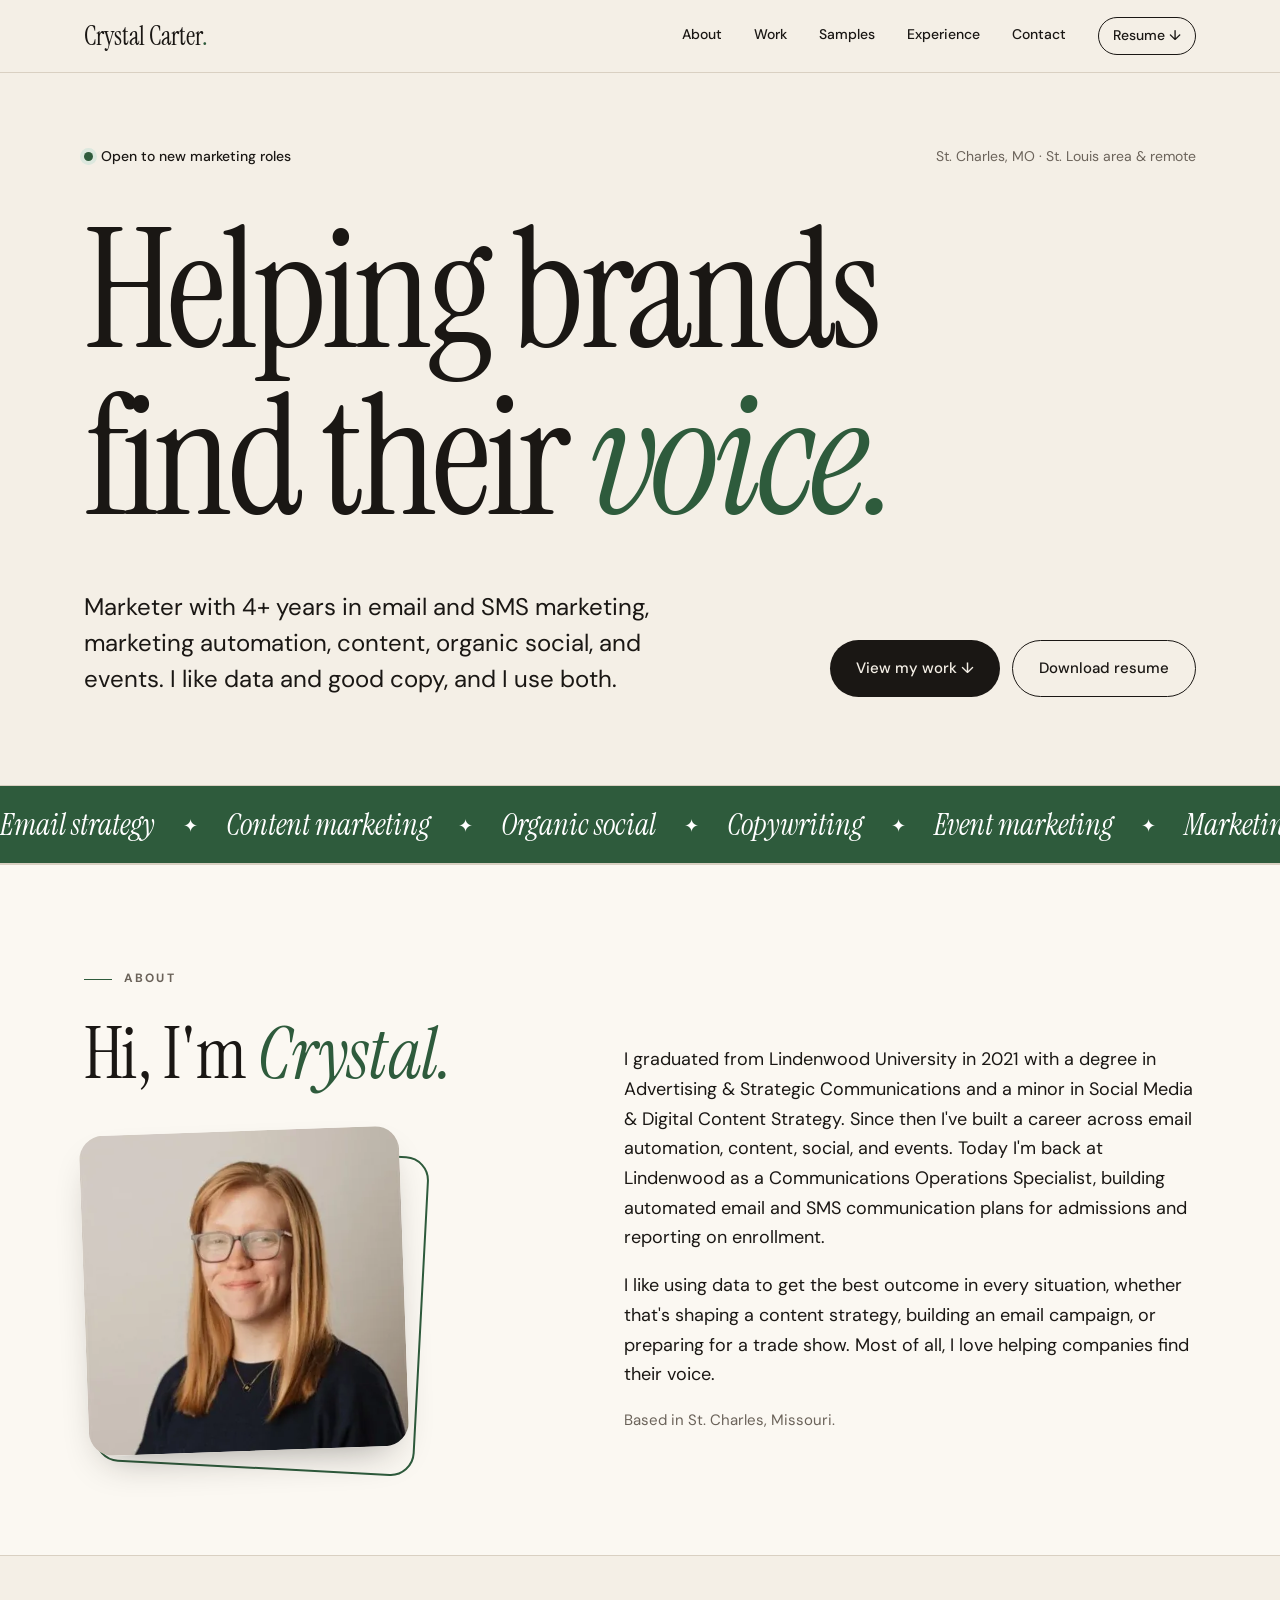
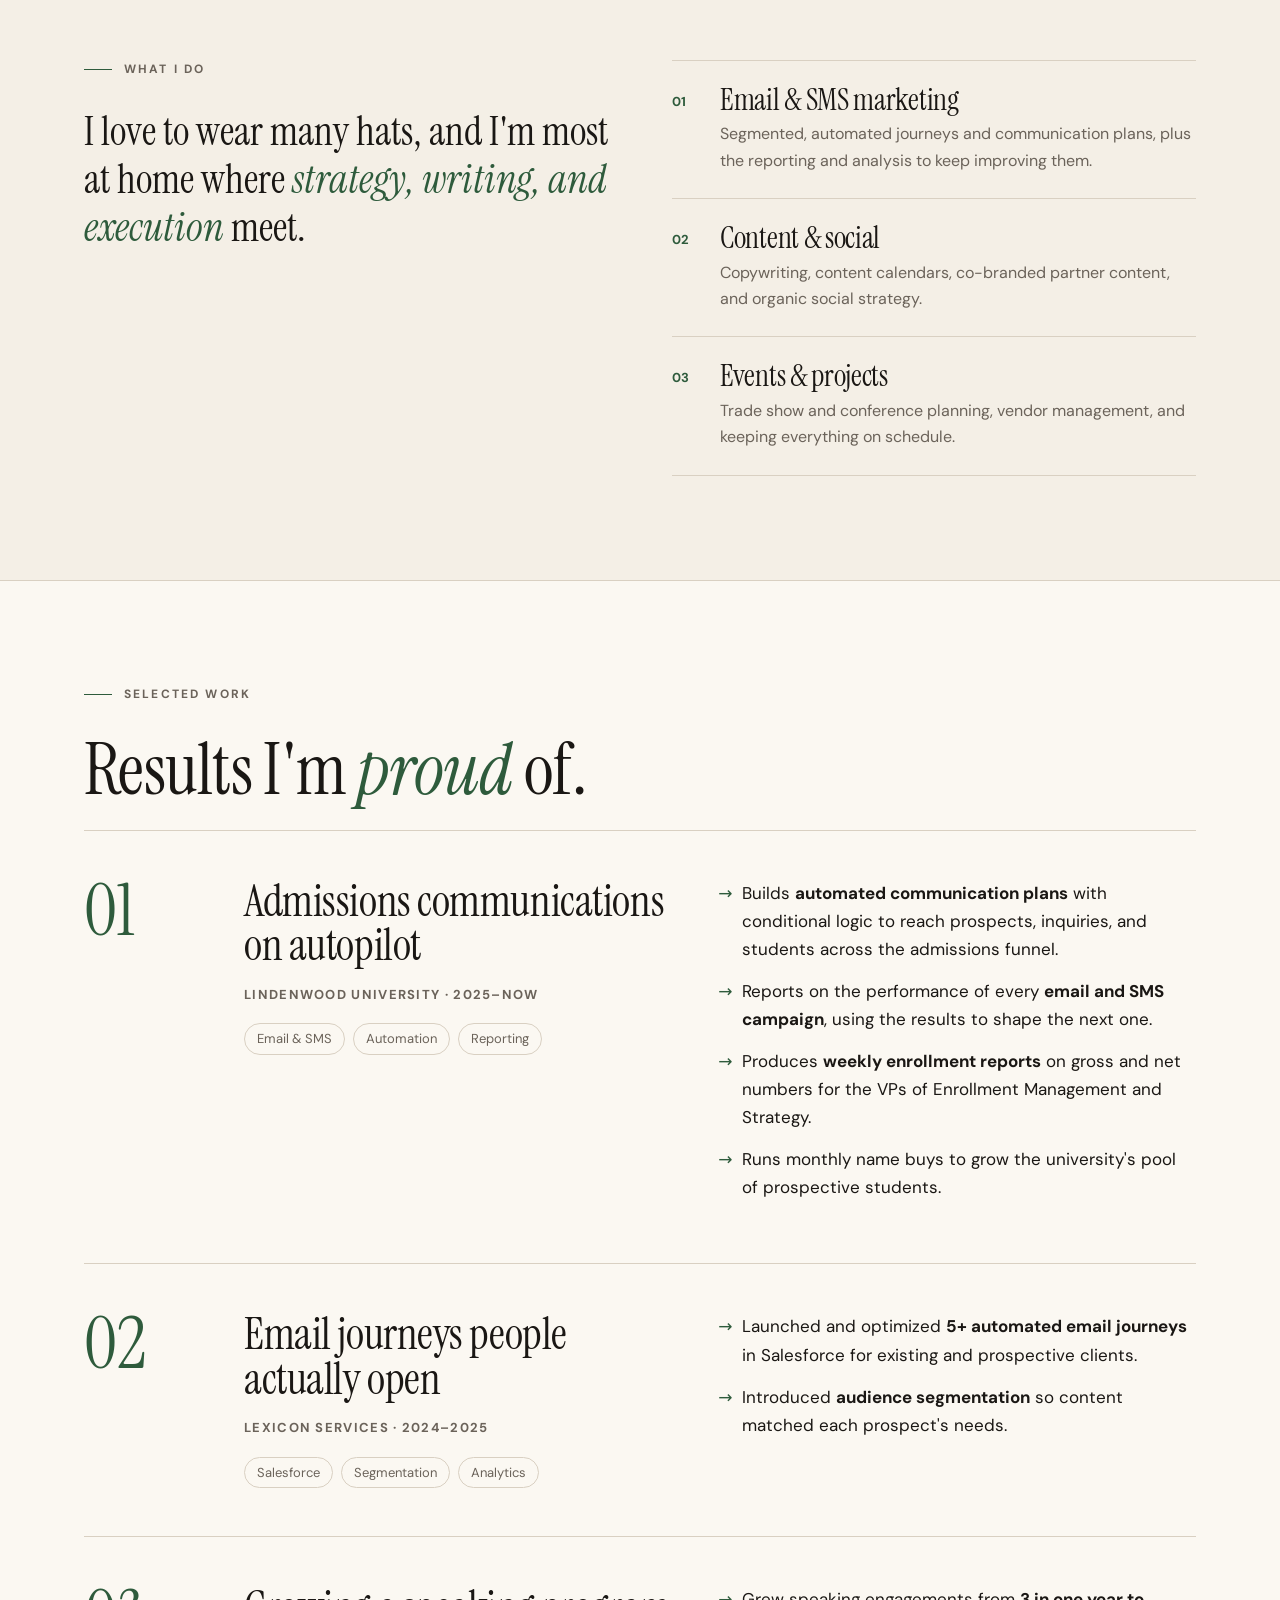
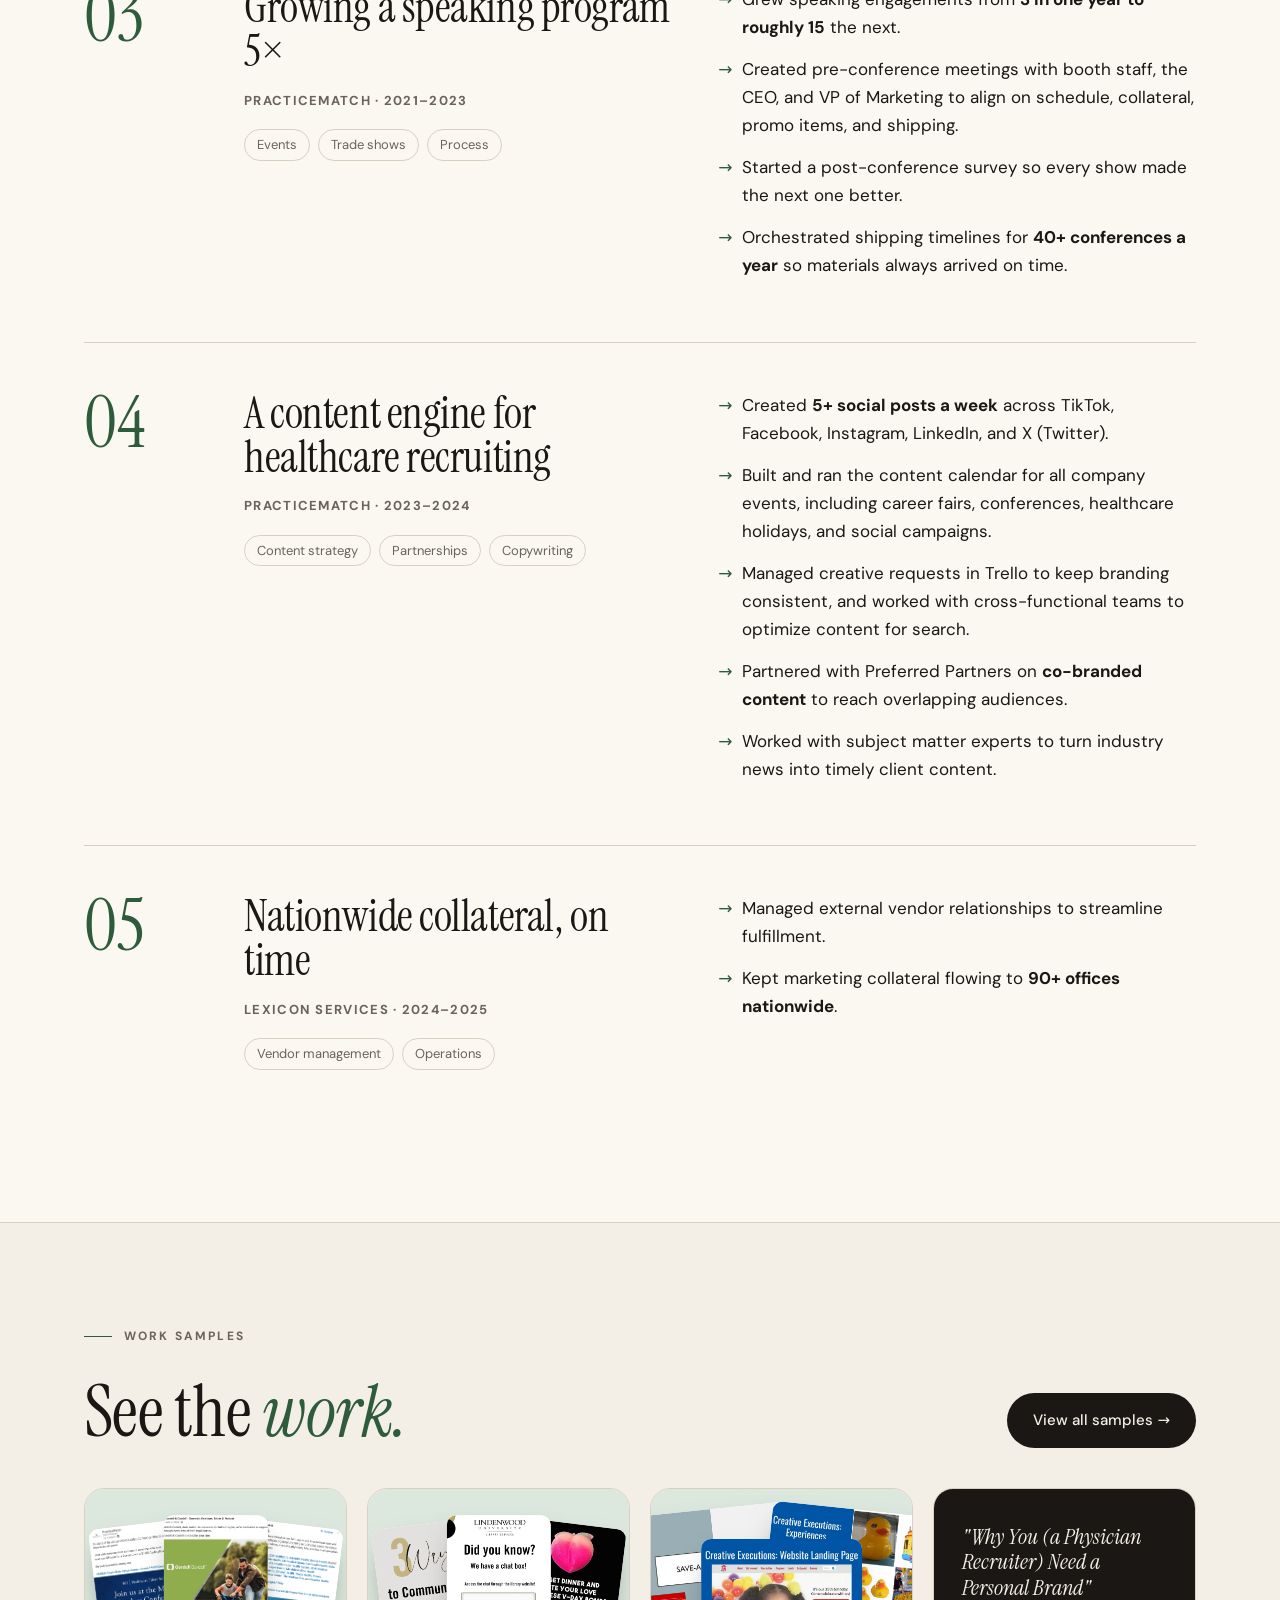
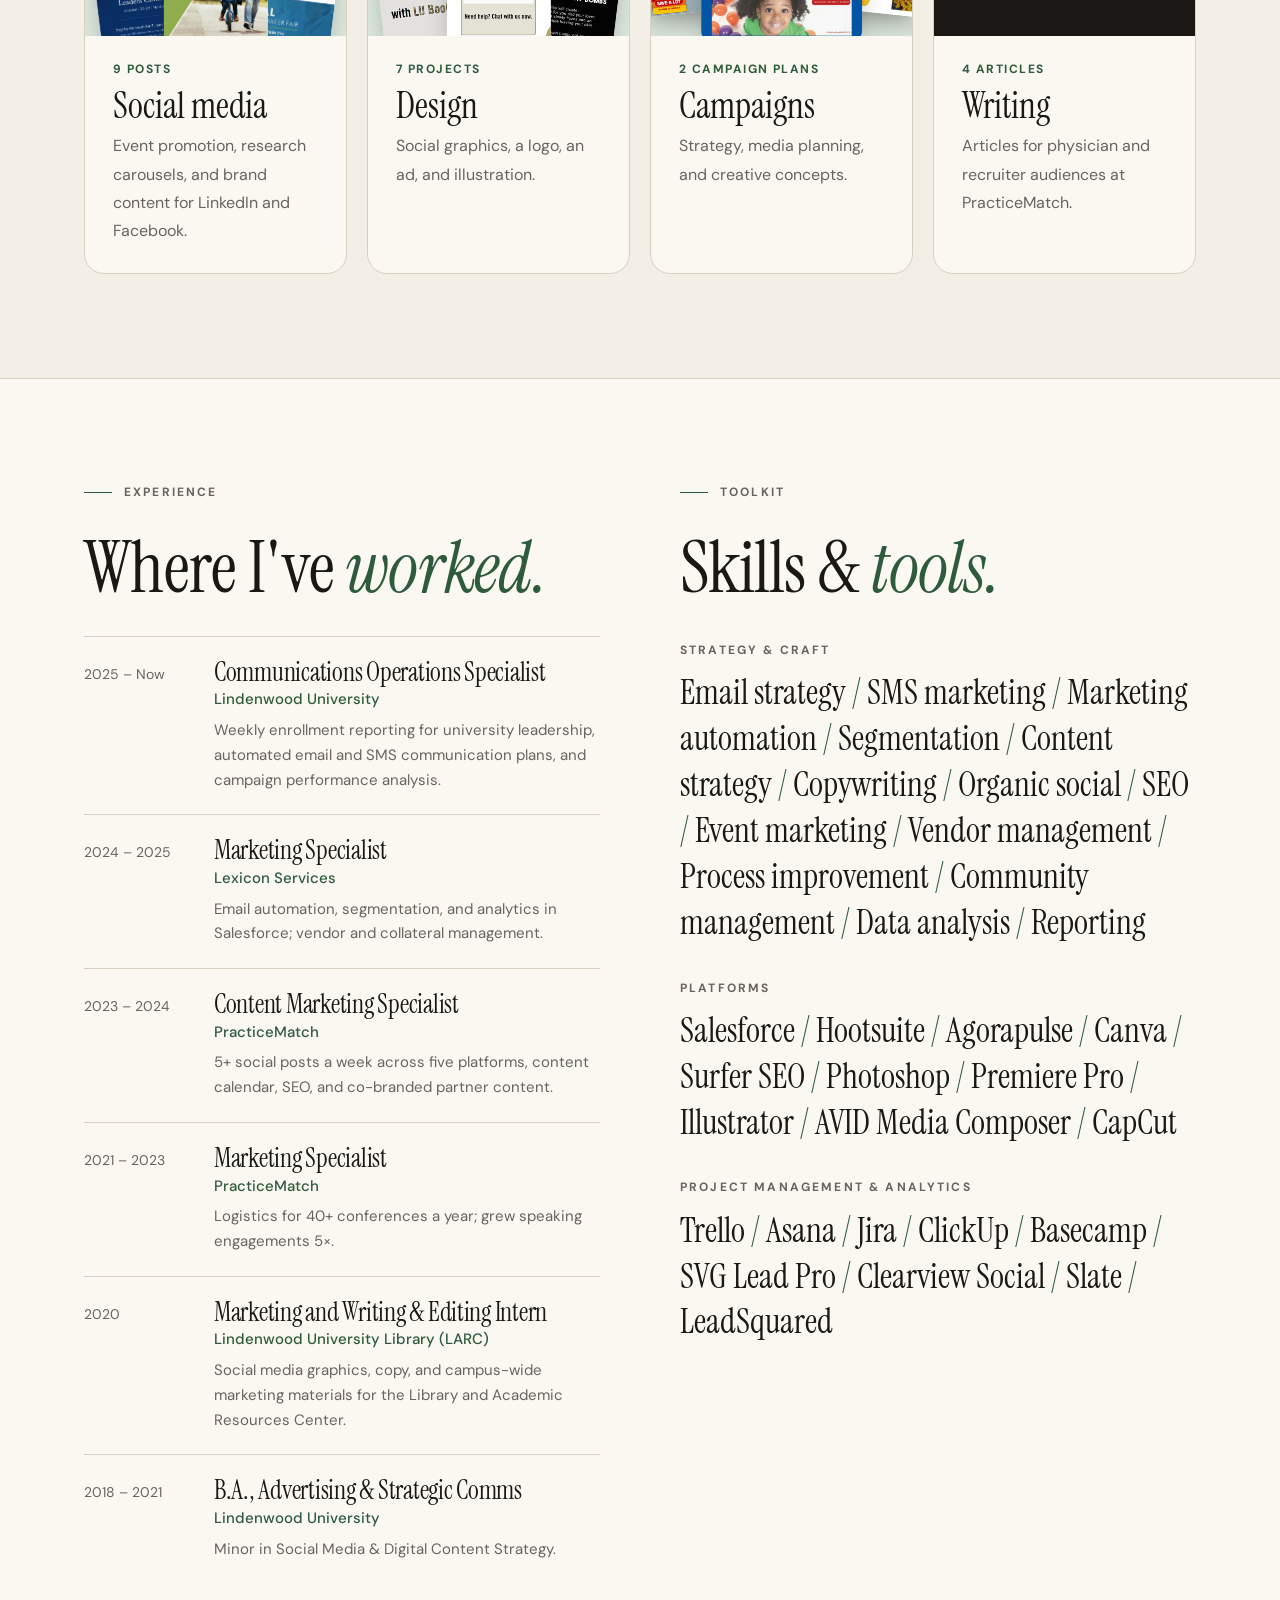
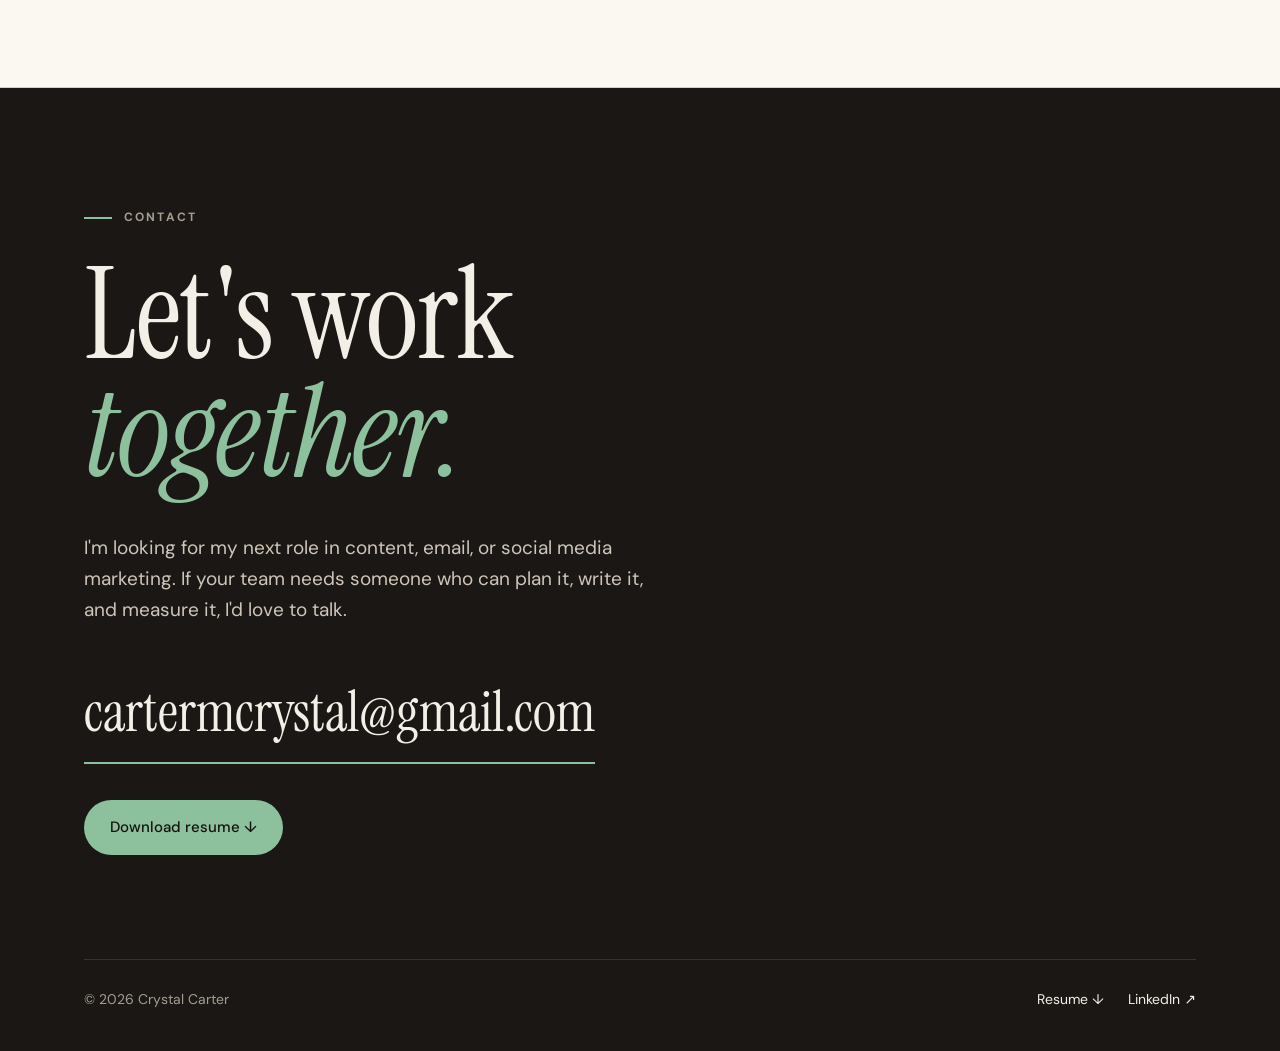
<file: index.html>
<!doctype html>
<html lang="en">
<head>
  <meta charset="utf-8">
  <meta name="viewport" content="width=device-width, initial-scale=1">
  <title>Crystal Carter | Content & Email Marketing</title>
  <meta name="description" content="Crystal Carter is a St. Louis–area marketer specializing in email marketing, content strategy, organic social, and event marketing.">
  <meta property="og:title" content="Crystal Carter | Content & Email Marketing">
  <meta property="og:description" content="Marketer with 4+ years in email and SMS marketing, marketing automation, content, organic social, and events. 5x growth in speaking engagements.">
  <meta property="og:type" content="website">
  <meta property="og:site_name" content="Crystal Carter">
  <meta property="og:url" content="https://crystalmcarter.com/">
  <meta property="og:image" content="https://crystalmcarter.com/images/og-image.jpg">
  <meta property="og:image:width" content="1200">
  <meta property="og:image:height" content="630">
  <meta property="og:image:alt" content="Crystal Carter, content, email and social media marketer">
  <meta name="twitter:card" content="summary_large_image">
  <meta name="theme-color" content="#2e5b3c">
  <link rel="canonical" href="https://crystalmcarter.com/">
  <link rel="apple-touch-icon" href="apple-touch-icon.png">
  <link rel="icon" href="data:image/svg+xml,<svg xmlns='http://www.w3.org/2000/svg' viewBox='0 0 64 64'><rect width='64' height='64' rx='32' fill='%232e5b3c'/><text x='50%25' y='58%25' font-family='Georgia,serif' font-style='italic' font-size='30' fill='%23fff' text-anchor='middle' dominant-baseline='middle'>cc</text></svg>">
  <link rel="preload" href="fonts/instrument-serif-latin.woff2" as="font" type="font/woff2" crossorigin>
  <link rel="preload" href="fonts/instrument-serif-italic-latin.woff2" as="font" type="font/woff2" crossorigin>
  <link rel="preload" href="fonts/dm-sans-latin.woff2" as="font" type="font/woff2" crossorigin>
  <link rel="stylesheet" href="styles.css">
  <script type="application/ld+json">
  {
    "@context": "https://schema.org",
    "@type": "Person",
    "name": "Crystal Carter",
    "jobTitle": "Content & Email Marketing Specialist",
    "url": "https://crystalmcarter.com/",
    "image": "https://crystalmcarter.com/images/crystal-carter.webp",
    "email": "mailto:cartermcrystal@gmail.com",
    "worksFor": { "@type": "CollegeOrUniversity", "name": "Lindenwood University" },
    "address": { "@type": "PostalAddress", "addressLocality": "St. Charles", "addressRegion": "MO", "addressCountry": "US" },
    "alumniOf": { "@type": "CollegeOrUniversity", "name": "Lindenwood University" },
    "knowsAbout": ["Email marketing", "SMS marketing", "Content marketing", "Social media strategy", "Copywriting", "Event marketing", "Marketing automation"],
    "sameAs": ["https://www.linkedin.com/in/crystalmcarter/"]
  }
  </script>
</head>
<body>
  <a class="skip-link" href="#about">Skip to content</a>

  <nav>
    <div class="wrap">
      <a class="logo" href="#top">Crystal Carter<span>.</span></a>
      <div class="links">
        <a href="#about">About</a>
        <a href="#work">Work</a>
        <a href="samples.html">Samples</a>
        <a href="#experience">Experience</a>
        <a href="#contact">Contact</a>
        <a class="nav-cta" href="Crystal-Carter-Resume.pdf" download>Resume ↓</a>
      </div>
    </div>
  </nav>

  <header class="hero" id="top">
    <div class="wrap">
      <div class="hero-top">
        <span class="status">Open to new marketing roles</span>
        <span>St. Charles, MO · St. Louis area &amp; remote</span>
      </div>
      <h1>Helping brands<br>find their <em>voice.</em></h1>
      <div class="hero-bottom">
        <p>Marketer with 4+ years in email and SMS marketing, marketing automation, content, organic social, and events. I like data and good copy, and I use both.</p>
        <div class="ctas">
          <a class="btn btn-solid" href="#work">View my work ↓</a>
          <a class="btn btn-line" href="Crystal-Carter-Resume.pdf" download>Download resume</a>
        </div>
      </div>
    </div>
  </header>

  <div class="marquee" aria-hidden="true">
    <div class="marquee-track">
      <span>Email strategy</span><span>Content marketing</span><span>Organic social</span><span>Copywriting</span><span>Event marketing</span><span>Marketing automation</span>
      <span>Email strategy</span><span>Content marketing</span><span>Organic social</span><span>Copywriting</span><span>Event marketing</span><span>Marketing automation</span>
    </div>
  </div>

  <section id="about" class="work">
    <div class="wrap about">
      <div>
        <div class="label">About</div>
        <h2>Hi, I'm <em>Crystal.</em></h2>
        <figure class="portrait reveal">
          <img src="images/crystal-carter.webp" width="400" height="400" alt="Portrait of Crystal Carter smiling, with shoulder-length strawberry blonde hair and glasses">
        </figure>
      </div>
      <div class="reveal">
        <p>I graduated from Lindenwood University in 2021 with a degree in Advertising &amp; Strategic Communications and a minor in Social Media &amp; Digital Content Strategy. Since then I've built a career across email automation, content, social, and events. Today I'm back at Lindenwood as a Communications Operations Specialist, building automated email and SMS communication plans for admissions and reporting on enrollment.</p>
        <p>I like using data to get the best outcome in every situation, whether that's shaping a content strategy, building an email campaign, or preparing for a trade show. Most of all, I love helping companies find their voice.</p>
        <p class="where">Based in St. Charles, Missouri.</p>
      </div>
    </div>
  </section>

  <section>
    <div class="wrap intro">
      <div>
        <div class="label">What I do</div>
        <p class="big">I love to wear many hats, and I'm most at home where <em>strategy, writing, and execution</em> meet.</p>
      </div>
      <ul class="services reveal">
        <li><span class="n">01</span><div><h3>Email &amp; SMS marketing</h3><p>Segmented, automated journeys and communication plans, plus the reporting and analysis to keep improving them.</p></div></li>
        <li><span class="n">02</span><div><h3>Content &amp; social</h3><p>Copywriting, content calendars, co-branded partner content, and organic social strategy.</p></div></li>
        <li><span class="n">03</span><div><h3>Events &amp; projects</h3><p>Trade show and conference planning, vendor management, and keeping everything on schedule.</p></div></li>
      </ul>
    </div>
  </section>

  <section id="work" class="work">
    <div class="wrap">
      <div class="label">Selected work</div>
      <h2>Results I'm <em>proud</em> of.</h2>

      <article class="case reveal">
        <div class="num">01</div>
        <div>
          <h3>Admissions communications on autopilot</h3>
          <div class="meta">Lindenwood University · 2025–Now</div>
          <div class="tags"><span class="tag">Email &amp; SMS</span><span class="tag">Automation</span><span class="tag">Reporting</span></div>
        </div>
        <ul>
          <li>Builds <strong>automated communication plans</strong> with conditional logic to reach prospects, inquiries, and students across the admissions funnel.</li>
          <li>Reports on the performance of every <strong>email and SMS campaign</strong>, using the results to shape the next one.</li>
          <li>Produces <strong>weekly enrollment reports</strong> on gross and net numbers for the VPs of Enrollment Management and Strategy.</li>
          <li>Runs monthly name buys to grow the university's pool of prospective students.</li>
        </ul>
      </article>

      <article class="case reveal">
        <div class="num">02</div>
        <div>
          <h3>Email journeys people actually open</h3>
          <div class="meta">Lexicon Services · 2024–2025</div>
          <div class="tags"><span class="tag">Salesforce</span><span class="tag">Segmentation</span><span class="tag">Analytics</span></div>
        </div>
        <ul>
          <li>Launched and optimized <strong>5+ automated email journeys</strong> in Salesforce for existing and prospective clients.</li>
          <li>Introduced <strong>audience segmentation</strong> so content matched each prospect's needs.</li>
        </ul>
      </article>

      <article class="case reveal">
        <div class="num">03</div>
        <div>
          <h3>Growing a speaking program 5×</h3>
          <div class="meta">PracticeMatch · 2021–2023</div>
          <div class="tags"><span class="tag">Events</span><span class="tag">Trade shows</span><span class="tag">Process</span></div>
        </div>
        <ul>
          <li>Grew speaking engagements from <strong>3 in one year to roughly 15</strong> the next.</li>
          <li>Created pre-conference meetings with booth staff, the CEO, and VP of Marketing to align on schedule, collateral, promo items, and shipping.</li>
          <li>Started a post-conference survey so every show made the next one better.</li>
          <li>Orchestrated shipping timelines for <strong>40+ conferences a year</strong> so materials always arrived on time.</li>
        </ul>
      </article>

      <article class="case reveal">
        <div class="num">04</div>
        <div>
          <h3>A content engine for healthcare recruiting</h3>
          <div class="meta">PracticeMatch · 2023–2024</div>
          <div class="tags"><span class="tag">Content strategy</span><span class="tag">Partnerships</span><span class="tag">Copywriting</span></div>
        </div>
        <ul>
          <li>Created <strong>5+ social posts a week</strong> across TikTok, Facebook, Instagram, LinkedIn, and X (Twitter).</li>
          <li>Built and ran the content calendar for all company events, including career fairs, conferences, healthcare holidays, and social campaigns.</li>
          <li>Managed creative requests in Trello to keep branding consistent, and worked with cross-functional teams to optimize content for search.</li>
          <li>Partnered with Preferred Partners on <strong>co-branded content</strong> to reach overlapping audiences.</li>
          <li>Worked with subject matter experts to turn industry news into timely client content.</li>
        </ul>
      </article>

      <article class="case reveal">
        <div class="num">05</div>
        <div>
          <h3>Nationwide collateral, on time</h3>
          <div class="meta">Lexicon Services · 2024–2025</div>
          <div class="tags"><span class="tag">Vendor management</span><span class="tag">Operations</span></div>
        </div>
        <ul>
          <li>Managed external vendor relationships to streamline fulfillment.</li>
          <li>Kept marketing collateral flowing to <strong>90+ offices nationwide</strong>.</li>
        </ul>
      </article>
    </div>
  </section>

  <section id="samples">
    <div class="wrap">
      <div class="label">Work samples</div>
      <div class="teaser-head">
        <h2>See the <em>work.</em></h2>
        <a class="btn btn-solid" href="samples.html">View all samples →</a>
      </div>
      <div class="teasers">
        <a class="teaser reveal" href="samples.html#social">
          <div class="thumbs">
            <img src="images/social/mgma-conference.webp" alt="" loading="lazy">
            <img src="images/social/cordell-dads-brand.webp" alt="" loading="lazy">
            <img src="images/social/rural-career-fair.webp" alt="" loading="lazy">
          </div>
          <div class="teaser-text">
            <small>9 posts</small>
            <strong>Social media</strong>
            <span>Event promotion, research carousels, and brand content for LinkedIn and Facebook.</span>
          </div>
        </a>
        <a class="teaser reveal" href="samples.html#design">
          <div class="thumbs">
            <img src="images/design/book-club-1-cover.webp" alt="" loading="lazy">
            <img src="images/design/library-chat.webp" alt="" loading="lazy">
            <img src="images/design/lush-valentines-ad.webp" alt="" loading="lazy">
          </div>
          <div class="teaser-text">
            <small>7 projects</small>
            <strong>Design</strong>
            <span>Social graphics, a logo, an ad, and illustration.</span>
          </div>
        </a>
        <a class="teaser reveal" href="samples.html#campaigns">
          <div class="thumbs wide">
            <img src="images/campaigns/save-a-lot-01-sm.webp" alt="" loading="lazy">
            <img src="images/campaigns/stlcn-14-sm.webp" alt="" loading="lazy">
            <img src="images/campaigns/stlcn-10-sm.webp" alt="" loading="lazy">
          </div>
          <div class="teaser-text">
            <small>2 campaign plans</small>
            <strong>Campaigns</strong>
            <span>Strategy, media planning, and creative concepts.</span>
          </div>
        </a>        <a class="teaser reveal" href="samples.html#writing">
          <div class="quote">"Why You (a Physician Recruiter) Need a Personal Brand"</div>
          <div class="teaser-text">
            <small>4 articles</small>
            <strong>Writing</strong>
            <span>Articles for physician and recruiter audiences at PracticeMatch.</span>
          </div>
        </a>
      </div>
    </div>
  </section>
  <section id="experience" class="work">
    <div class="wrap exp-grid">
      <div>
        <div class="label">Experience</div>
        <h2>Where I've <em>worked.</em></h2>
        <div style="margin-top:32px">
          <div class="role reveal">
            <div class="when">2025 – Now</div>
            <div>
              <h3>Communications Operations Specialist</h3>
              <div class="co">Lindenwood University</div>
              <p>Weekly enrollment reporting for university leadership, automated email and SMS communication plans, and campaign performance analysis.</p>
            </div>
          </div>
          <div class="role reveal">
            <div class="when">2024 – 2025</div>
            <div>
              <h3>Marketing Specialist</h3>
              <div class="co">Lexicon Services</div>
              <p>Email automation, segmentation, and analytics in Salesforce; vendor and collateral management.</p>
            </div>
          </div>
          <div class="role reveal">
            <div class="when">2023 – 2024</div>
            <div>
              <h3>Content Marketing Specialist</h3>
              <div class="co">PracticeMatch</div>
              <p>5+ social posts a week across five platforms, content calendar, SEO, and co-branded partner content.</p>
            </div>
          </div>
          <div class="role reveal">
            <div class="when">2021 – 2023</div>
            <div>
              <h3>Marketing Specialist</h3>
              <div class="co">PracticeMatch</div>
              <p>Logistics for 40+ conferences a year; grew speaking engagements 5×.</p>
            </div>
          </div>
          <div class="role reveal">
            <div class="when">2020</div>
            <div>
              <h3>Marketing and Writing &amp; Editing Intern</h3>
              <div class="co">Lindenwood University Library (LARC)</div>
              <p>Social media graphics, copy, and campus-wide marketing materials for the Library and Academic Resources Center.</p>
            </div>
          </div>
          <div class="role reveal">
            <div class="when">2018 – 2021</div>
            <div>
              <h3>B.A., Advertising &amp; Strategic Comms</h3>
              <div class="co">Lindenwood University</div>
              <p>Minor in Social Media &amp; Digital Content Strategy.</p>
            </div>
          </div>
        </div>
      </div>
      <div>
        <div class="label">Toolkit</div>
        <h2>Skills &amp; <em>tools.</em></h2>
        <div class="skills" style="margin-top:40px">
          <h3>Strategy &amp; craft</h3>
          <div class="skill-list"><span>Email strategy</span><span>SMS marketing</span><span>Marketing automation</span><span>Segmentation</span><span>Content strategy</span><span>Copywriting</span><span>Organic social</span><span>SEO</span><span>Event marketing</span><span>Vendor management</span><span>Process improvement</span><span>Community management</span><span>Data analysis</span><span>Reporting</span></div>
        </div>
        <div class="skills">
          <h3>Platforms</h3>
          <div class="skill-list"><span>Salesforce</span><span>Hootsuite</span><span>Agorapulse</span><span>Canva</span><span>Surfer SEO</span><span>Photoshop</span><span>Premiere Pro</span><span>Illustrator</span><span>AVID Media Composer</span><span>CapCut</span></div>
        </div>
        <div class="skills">
          <h3>Project management &amp; analytics</h3>
          <div class="skill-list"><span>Trello</span><span>Asana</span><span>Jira</span><span>ClickUp</span><span>Basecamp</span><span>SVG Lead Pro</span><span>Clearview Social</span><span>Slate</span><span>LeadSquared</span></div>
        </div>
      </div>
    </div>
  </section>

  <footer class="contact" id="contact">
    <div class="wrap">
      <div class="label">Contact</div>
      <h2>Let's work<br><em>together.</em></h2>
      <p>I'm looking for my next role in content, email, or social media marketing. If your team needs someone who can plan it, write it, and measure it, I'd love to talk.</p>
      <a class="mail" href="mailto:cartermcrystal@gmail.com">cartermcrystal@gmail.com</a>
      <div class="contact-actions"><a class="btn btn-resume" href="Crystal-Carter-Resume.pdf" download>Download resume ↓</a></div>
      <div class="contact-foot">
        <span>© <span id="yr">2026</span> Crystal Carter</span>
        <span class="foot-links"><a href="Crystal-Carter-Resume.pdf" download>Resume ↓</a><a href="https://www.linkedin.com/in/crystalmcarter/" target="_blank" rel="noopener">LinkedIn ↗</a></span>
      </div>
    </div>
  </footer>

  <script src="script.js"></script>
</body>
</html>
</file>
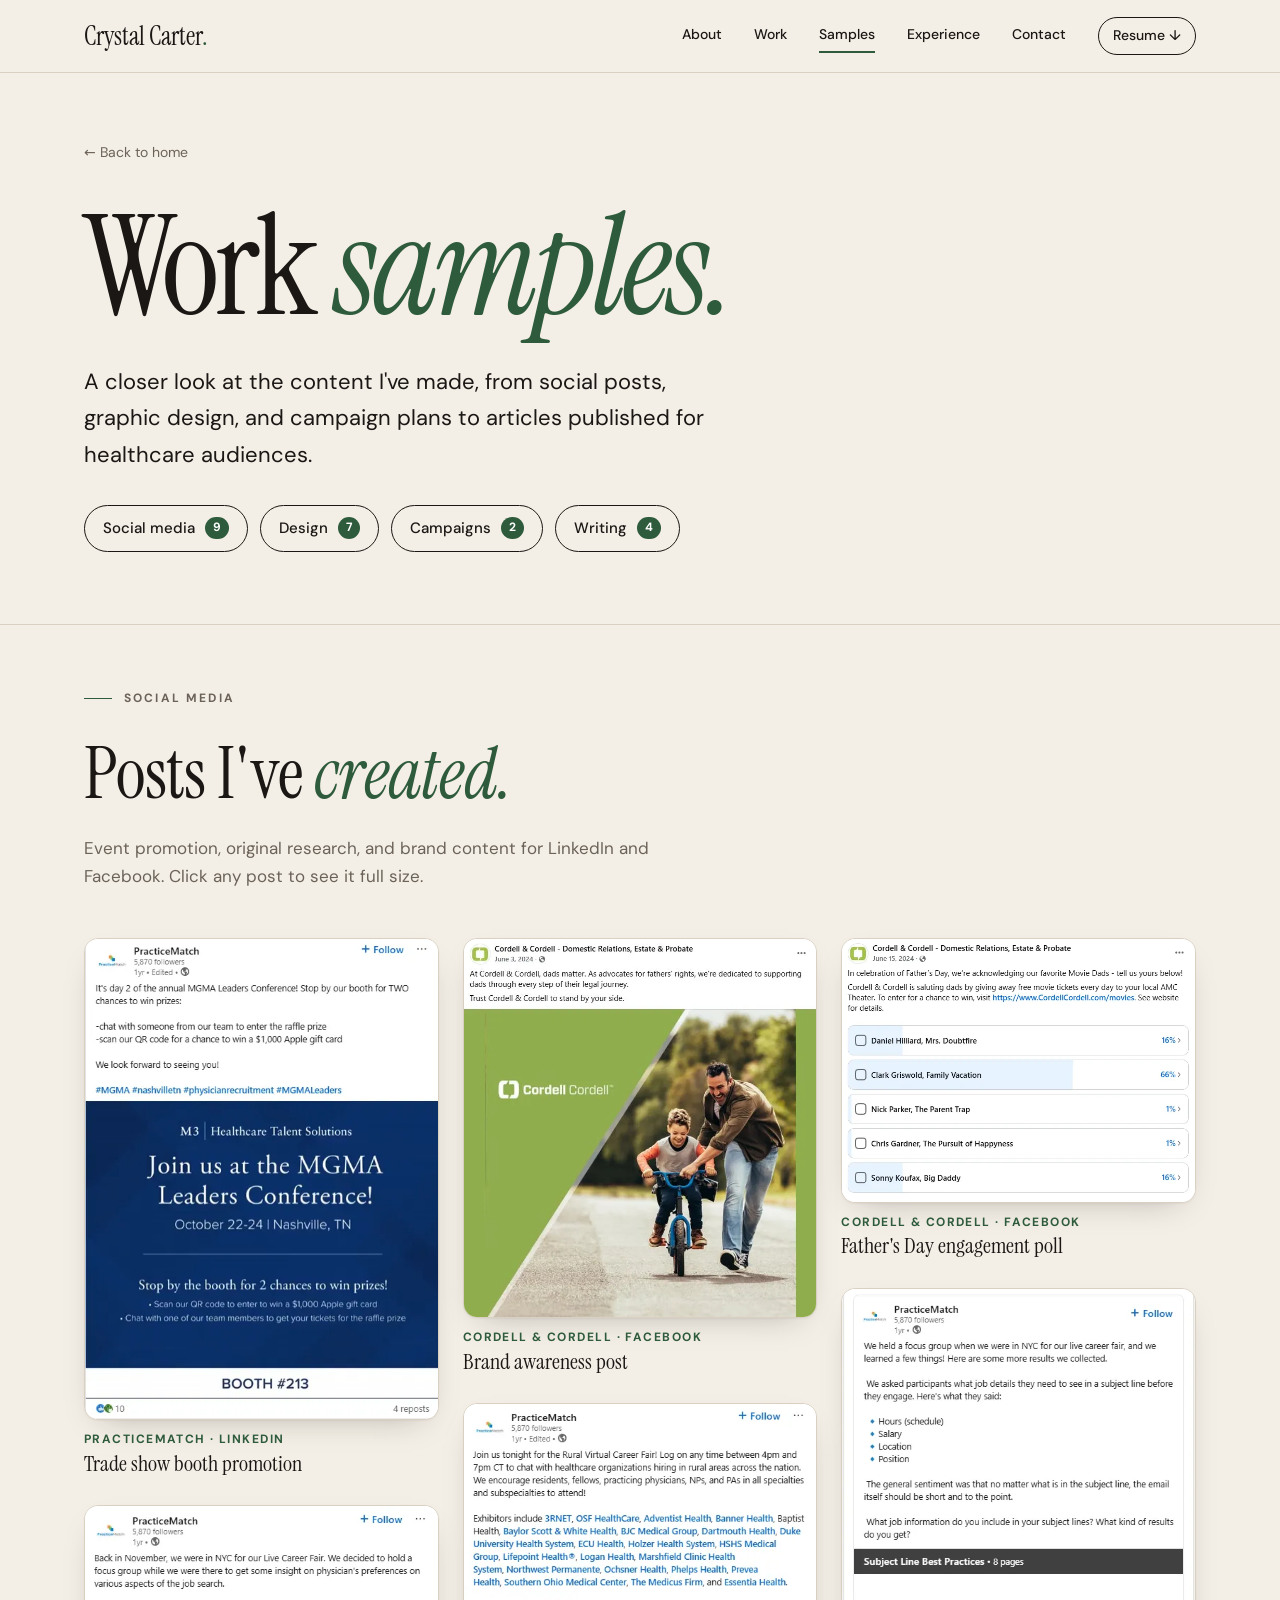
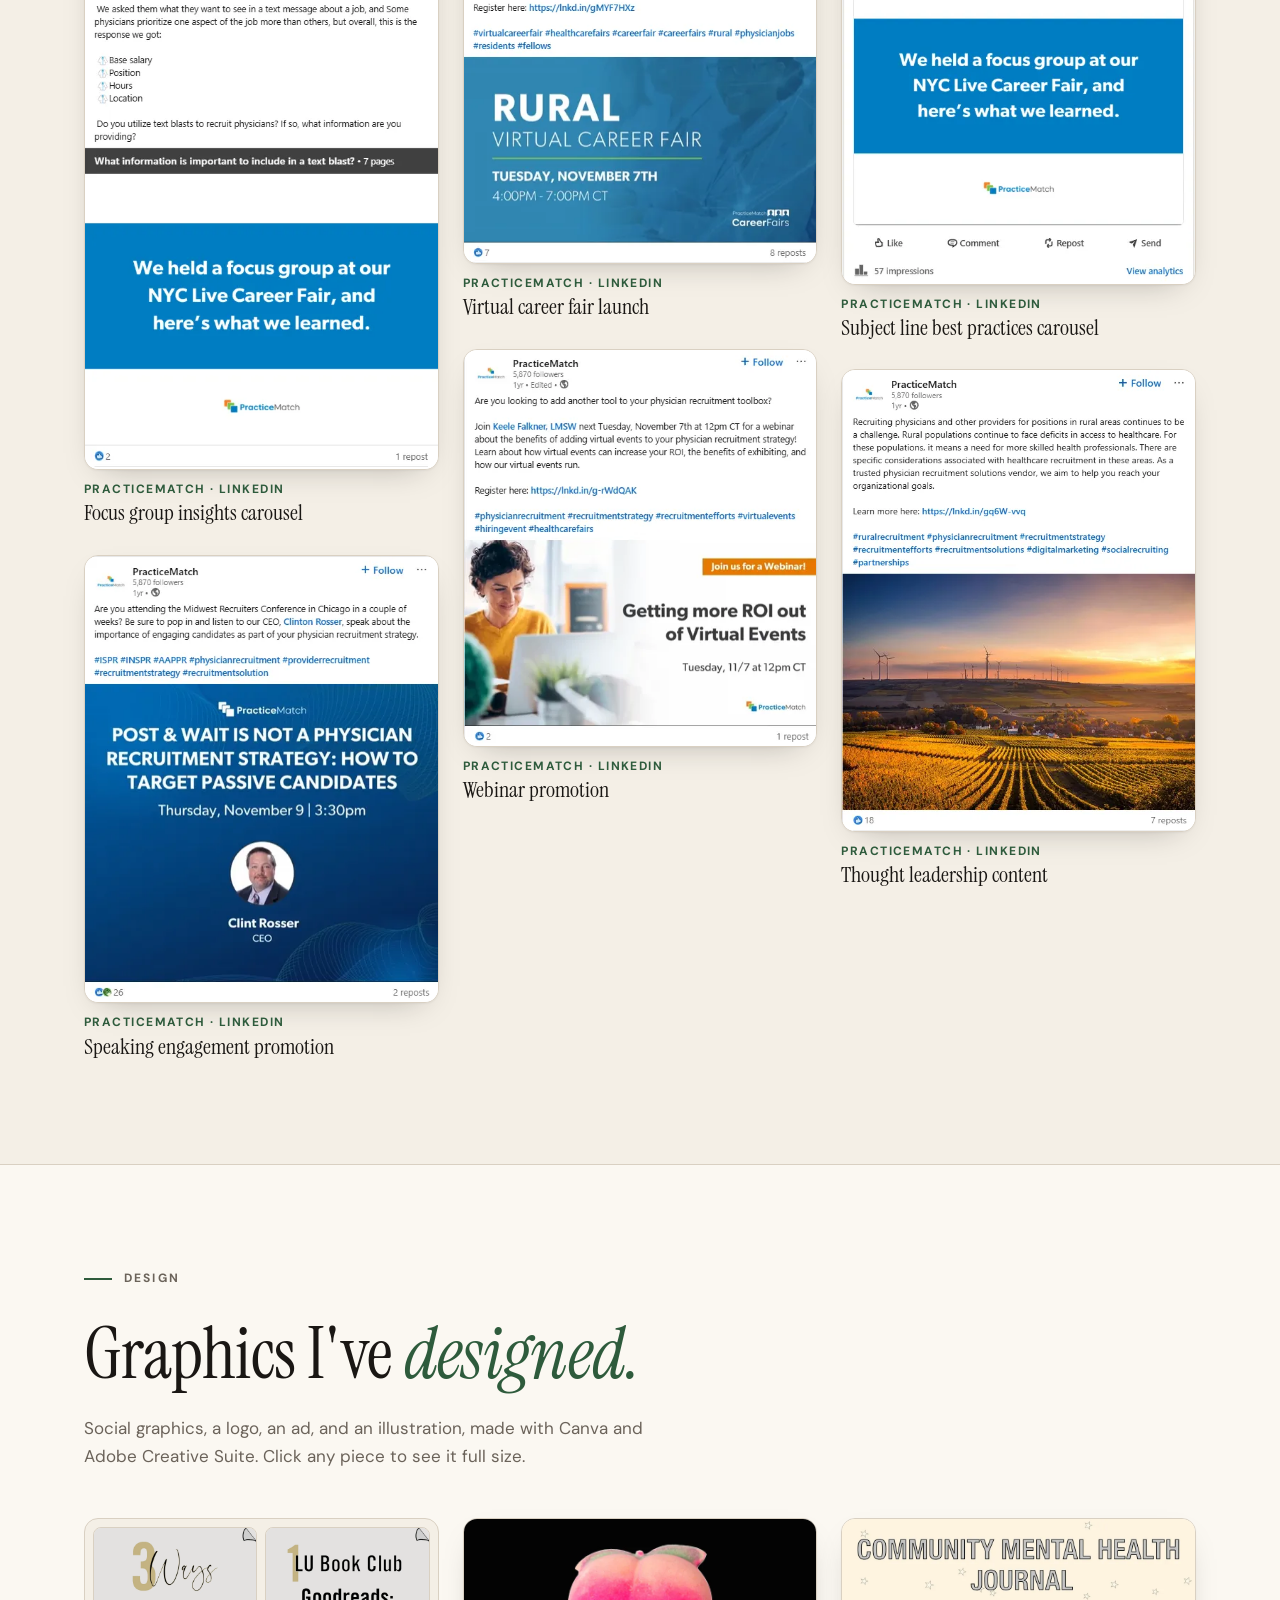
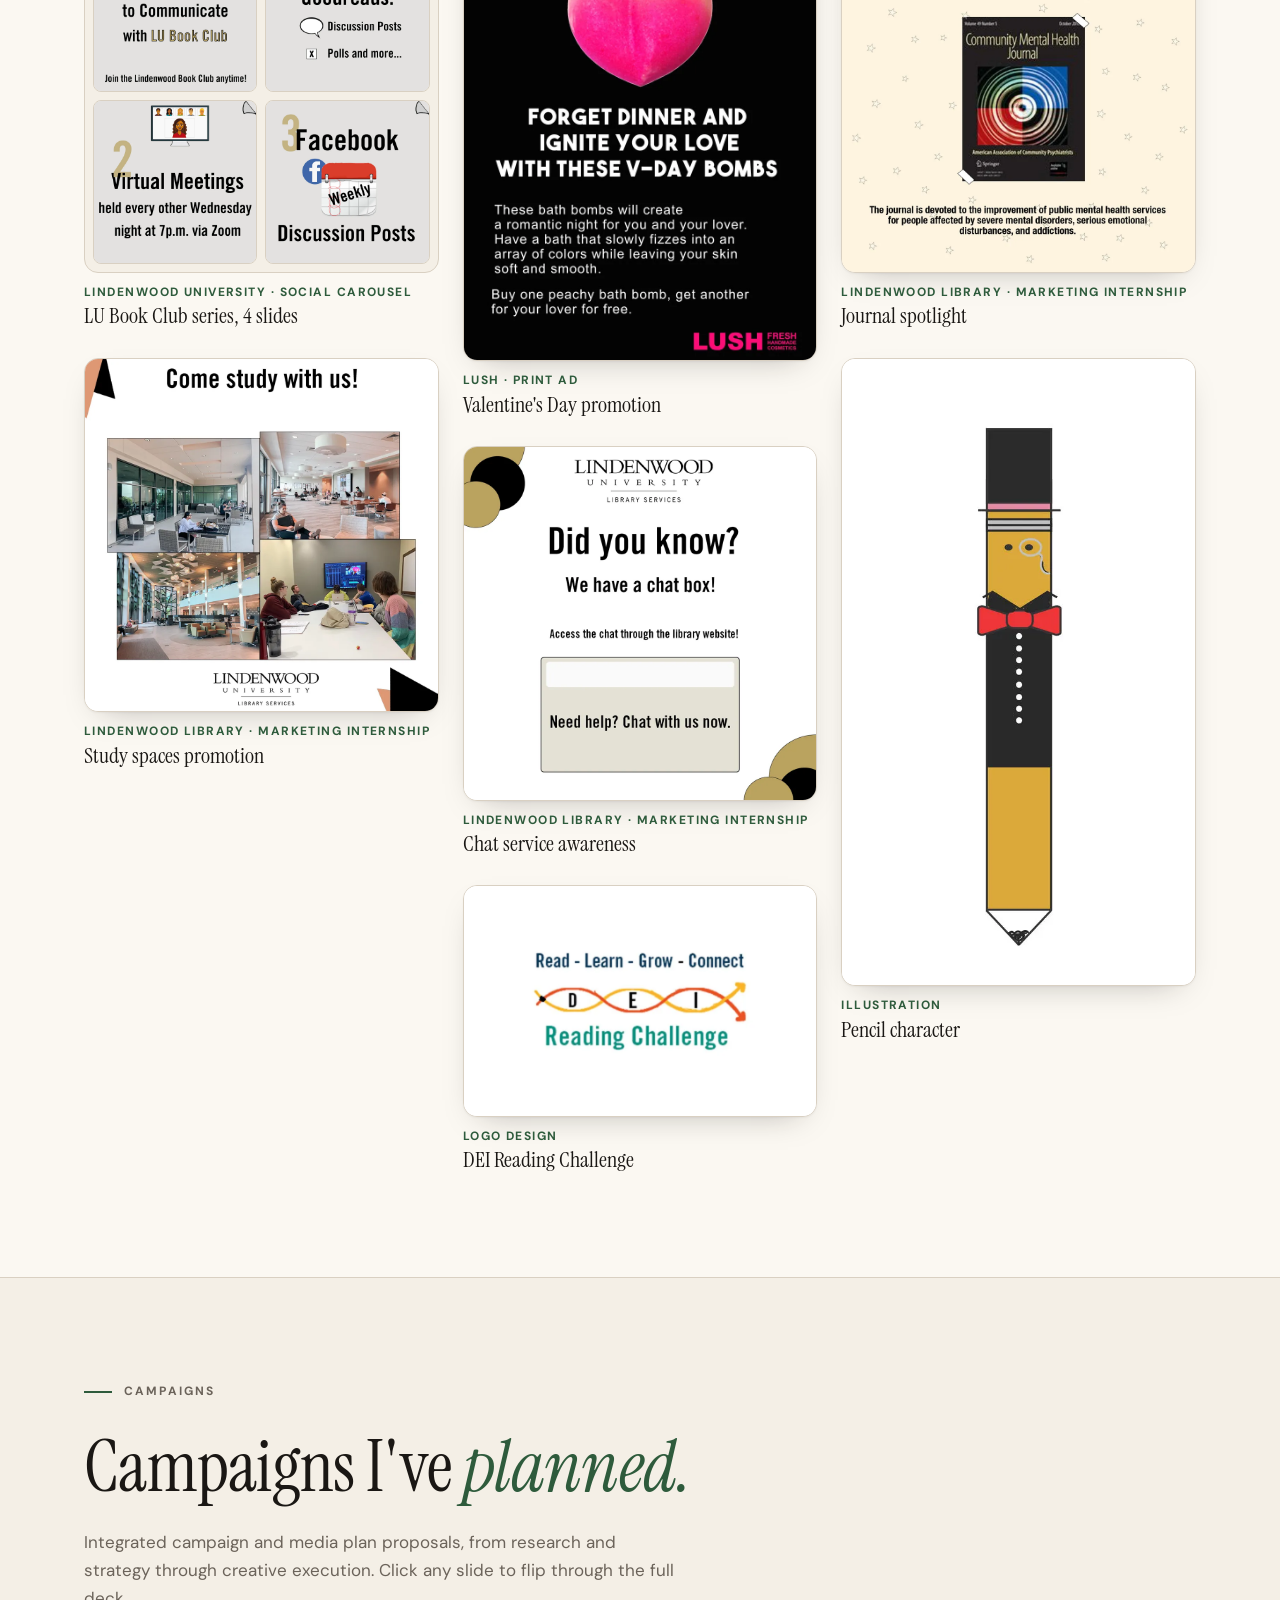
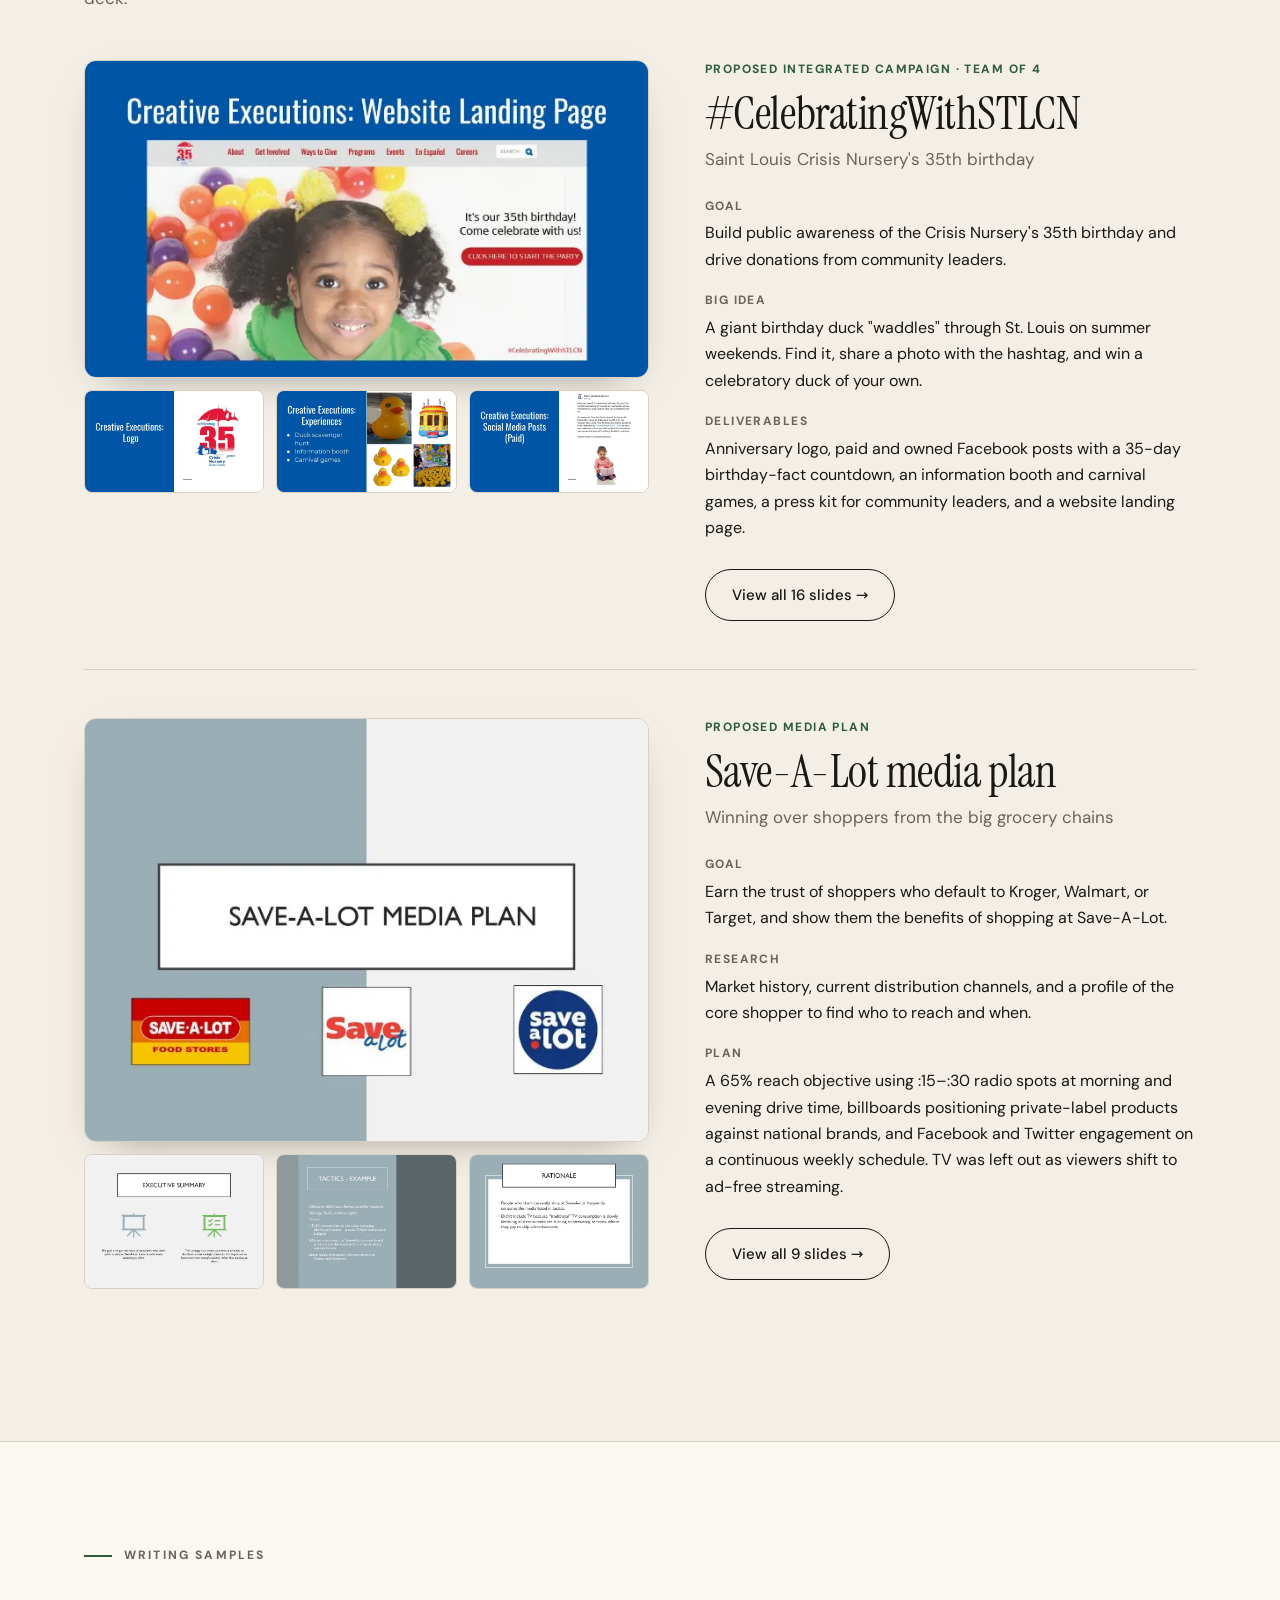
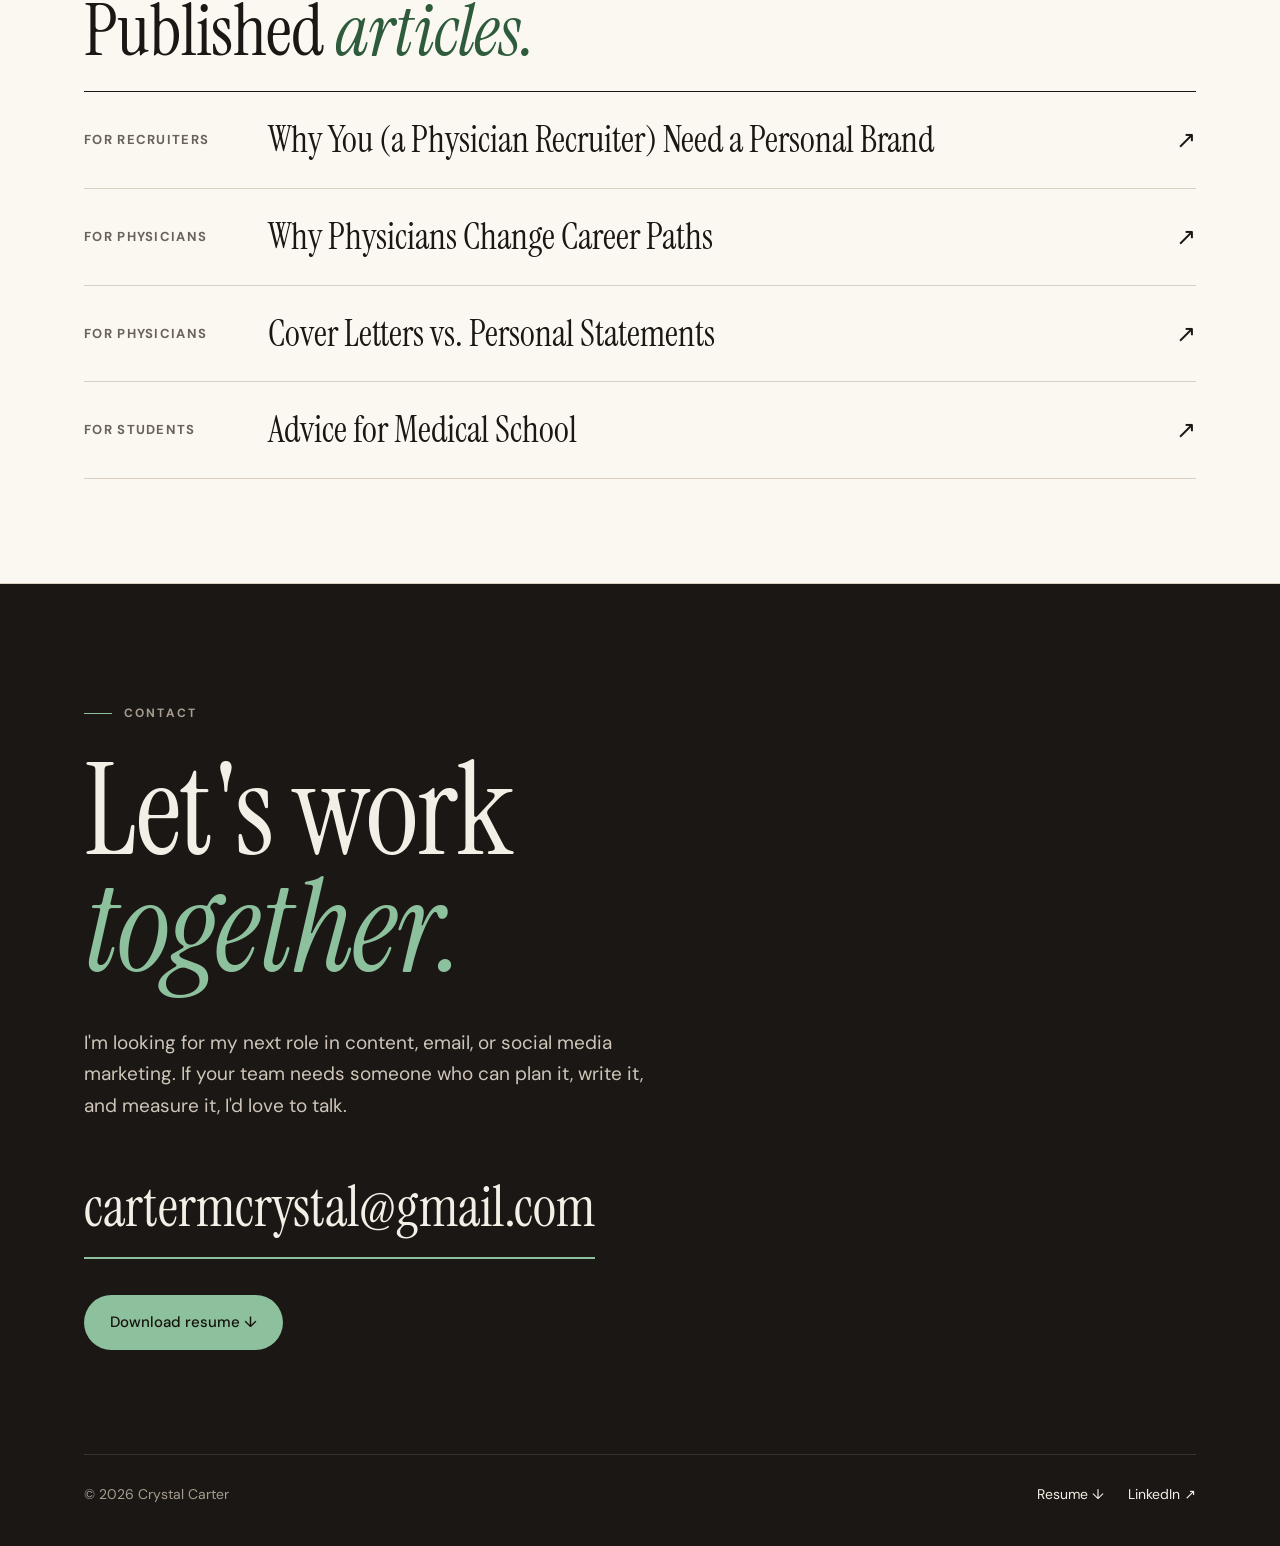
<file: samples.html>
<!doctype html>
<html lang="en">
<head>
  <meta charset="utf-8">
  <meta name="viewport" content="width=device-width, initial-scale=1">
  <title>Work Samples | Crystal Carter</title>
  <meta name="description" content="Social media posts, graphic design, campaign plans, and published articles by Crystal Carter, content and email marketer.">
  <meta property="og:title" content="Work Samples | Crystal Carter">
  <meta property="og:description" content="Social media posts, graphic design, campaign plans, and published articles by Crystal Carter.">
  <meta property="og:type" content="website">
  <meta property="og:site_name" content="Crystal Carter">
  <meta property="og:url" content="https://crystalmcarter.com/samples">
  <meta property="og:image" content="https://crystalmcarter.com/images/og-image.jpg">
  <meta property="og:image:width" content="1200">
  <meta property="og:image:height" content="630">
  <meta property="og:image:alt" content="Crystal Carter, content, email and social media marketer">
  <meta name="twitter:card" content="summary_large_image">
  <meta name="theme-color" content="#2e5b3c">
  <link rel="canonical" href="https://crystalmcarter.com/samples">
  <link rel="apple-touch-icon" href="apple-touch-icon.png">
  <link rel="icon" href="data:image/svg+xml,<svg xmlns='http://www.w3.org/2000/svg' viewBox='0 0 64 64'><rect width='64' height='64' rx='32' fill='%232e5b3c'/><text x='50%25' y='58%25' font-family='Georgia,serif' font-style='italic' font-size='30' fill='%23fff' text-anchor='middle' dominant-baseline='middle'>cc</text></svg>">
  <link rel="preload" href="fonts/instrument-serif-latin.woff2" as="font" type="font/woff2" crossorigin>
  <link rel="preload" href="fonts/instrument-serif-italic-latin.woff2" as="font" type="font/woff2" crossorigin>
  <link rel="preload" href="fonts/dm-sans-latin.woff2" as="font" type="font/woff2" crossorigin>
  <link rel="stylesheet" href="styles.css">
</head>
<body>
  <a class="skip-link" href="#social">Skip to content</a>

  <nav>
    <div class="wrap">
      <a class="logo" href="index.html">Crystal Carter<span>.</span></a>
      <div class="links">
        <a href="index.html#about">About</a>
        <a href="index.html#work">Work</a>
        <a href="samples.html" aria-current="page">Samples</a>
        <a href="index.html#experience">Experience</a>
        <a href="#contact">Contact</a>
        <a class="nav-cta" href="Crystal-Carter-Resume.pdf" download>Resume ↓</a>
      </div>
    </div>
  </nav>

  <header class="page-hero">
    <div class="wrap">
      <a class="back" href="index.html">← Back to home</a>
      <h1>Work <em>samples.</em></h1>
      <p>A closer look at the content I've made, from social posts, graphic design, and campaign plans to articles published for healthcare audiences.</p>
      <div class="jump">
        <a href="#social">Social media <span>9</span></a>
        <a href="#design">Design <span>7</span></a>
        <a href="#campaigns">Campaigns <span>2</span></a>
        <a href="#writing">Writing <span>4</span></a>
      </div>
    </div>
  </header>
  <section id="social" class="section-first">
    <div class="wrap">
      <div class="label">Social media</div>
      <h2>Posts I've <em>created.</em></h2>
      <p class="section-lede">Event promotion, original research, and brand content for LinkedIn and Facebook. Click any post to see it full size.</p>
      <div class="social-grid">
        <figure class="post reveal">
          <button type="button"><img src="images/social/mgma-conference.webp" width="498" height="678" loading="lazy" decoding="async" alt="PracticeMatch LinkedIn post promoting its booth and prize giveaways at the MGMA Leaders Conference in Nashville"></button>
          <figcaption><span>PracticeMatch · LinkedIn</span>Trade show booth promotion</figcaption>
        </figure>
        <figure class="post reveal">
          <button type="button"><img src="images/social/focus-group-text-blasts.webp" width="498" height="795" loading="lazy" decoding="async" alt="PracticeMatch LinkedIn carousel sharing physician focus group findings on what to include in recruiting text messages"></button>
          <figcaption><span>PracticeMatch · LinkedIn</span>Focus group insights carousel</figcaption>
        </figure>
        <figure class="post reveal">
          <button type="button"><img src="images/social/ceo-speaking-session.webp" width="496" height="628" loading="lazy" decoding="async" alt="PracticeMatch LinkedIn post promoting the CEO's speaking session at the Midwest Recruiters Conference"></button>
          <figcaption><span>PracticeMatch · LinkedIn</span>Speaking engagement promotion</figcaption>
        </figure>
        <figure class="post reveal">
          <button type="button"><img src="images/social/cordell-dads-brand.webp" width="677" height="726" loading="lazy" decoding="async" alt="Cordell &amp; Cordell Facebook brand post about supporting fathers, with a photo of a dad teaching his son to ride a bike"></button>
          <figcaption><span>Cordell &amp; Cordell · Facebook</span>Brand awareness post</figcaption>
        </figure>
        <figure class="post reveal">
          <button type="button"><img src="images/social/rural-career-fair.webp" width="498" height="648" loading="lazy" decoding="async" alt="PracticeMatch LinkedIn post announcing the Rural Virtual Career Fair and its exhibitors"></button>
          <figcaption><span>PracticeMatch · LinkedIn</span>Virtual career fair launch</figcaption>
        </figure>
        <figure class="post reveal">
          <button type="button"><img src="images/social/virtual-events-webinar.webp" width="496" height="557" loading="lazy" decoding="async" alt="PracticeMatch LinkedIn post promoting a webinar on getting more ROI out of virtual events"></button>
          <figcaption><span>PracticeMatch · LinkedIn</span>Webinar promotion</figcaption>
        </figure>
        <figure class="post reveal">
          <button type="button"><img src="images/social/cordell-fathers-day-poll.webp" width="679" height="506" loading="lazy" decoding="async" alt="Cordell &amp; Cordell Facebook Father's Day poll asking followers to vote for their favorite movie dad"></button>
          <figcaption><span>Cordell &amp; Cordell · Facebook</span>Father's Day engagement poll</figcaption>
        </figure>
        <figure class="post reveal">
          <button type="button"><img src="images/social/focus-group-subject-lines.webp" width="505" height="852" loading="lazy" decoding="async" alt="PracticeMatch LinkedIn carousel on email subject line best practices from a physician focus group"></button>
          <figcaption><span>PracticeMatch · LinkedIn</span>Subject line best practices carousel</figcaption>
        </figure>
        <figure class="post reveal">
          <button type="button"><img src="images/social/rural-recruitment.webp" width="553" height="722" loading="lazy" decoding="async" alt="PracticeMatch LinkedIn thought leadership post on the challenges of rural physician recruitment"></button>
          <figcaption><span>PracticeMatch · LinkedIn</span>Thought leadership content</figcaption>
        </figure>
      </div>
    </div>
  </section>

  <section id="design" class="work">
    <div class="wrap">
      <div class="label">Design</div>
      <h2>Graphics I've <em>designed.</em></h2>
      <p class="section-lede">Social graphics, a logo, an ad, and an illustration, made with Canva and Adobe Creative Suite. Click any piece to see it full size.</p>
      <div class="design-grid">
        <figure class="post series reveal">
          <div class="series-grid">
            <button type="button"><img src="images/design/book-club-1-cover.webp" width="1000" height="1000" loading="lazy" decoding="async" alt="Carousel slide 1: 3 Ways to Communicate with LU Book Club"></button>
            <button type="button"><img src="images/design/book-club-2-goodreads.webp" width="1000" height="1000" loading="lazy" decoding="async" alt="Carousel slide 2: LU Book Club Goodreads for discussion posts and polls"></button>
            <button type="button"><img src="images/design/book-club-3-zoom.webp" width="1000" height="1000" loading="lazy" decoding="async" alt="Carousel slide 3: virtual meetings every other Wednesday at 7 p.m. via Zoom"></button>
            <button type="button"><img src="images/design/book-club-4-facebook.webp" width="1000" height="1000" loading="lazy" decoding="async" alt="Carousel slide 4: weekly Facebook discussion posts"></button>
          </div>
          <figcaption><span>Lindenwood University · Social carousel</span>LU Book Club series, 4 slides</figcaption>
        </figure>
        <figure class="post reveal">
          <button type="button"><img src="images/design/library-study-spaces.webp" width="1000" height="1000" loading="lazy" decoding="async" alt="Lindenwood Library Services graphic titled Come study with us, with a collage of four library study spaces"></button>
          <figcaption><span>Lindenwood Library · Marketing internship</span>Study spaces promotion</figcaption>
        </figure>
        <figure class="post reveal">
          <button type="button"><img src="images/design/lush-valentines-ad.webp" width="800" height="1000" loading="lazy" decoding="async" alt="Lush Valentine's Day ad with a pink peach bath bomb and a buy one, get one offer"></button>
          <figcaption><span>Lush · Print ad</span>Valentine's Day promotion</figcaption>
        </figure>
        <figure class="post reveal">
          <button type="button"><img src="images/design/library-chat.webp" width="1000" height="1000" loading="lazy" decoding="async" alt="Lindenwood Library Services graphic: Did you know? We have a chat box"></button>
          <figcaption><span>Lindenwood Library · Marketing internship</span>Chat service awareness</figcaption>
        </figure>
        <figure class="post reveal">
          <button type="button"><img src="images/design/dei-reading-challenge-logo.webp" width="800" height="520" loading="lazy" decoding="async" alt="DEI Reading Challenge logo with the tagline Read, Learn, Grow, Connect and intertwined orange and yellow arrows"></button>
          <figcaption><span>Logo design</span>DEI Reading Challenge</figcaption>
        </figure>
        <figure class="post reveal">
          <button type="button"><img src="images/design/library-journal-spotlight.webp" width="1000" height="1000" loading="lazy" decoding="async" alt="Library graphic spotlighting the Community Mental Health Journal with its cover and a short description"></button>
          <figcaption><span>Lindenwood Library · Marketing internship</span>Journal spotlight</figcaption>
        </figure>
        <figure class="post reveal">
          <button type="button"><img src="images/design/pencil-illustration.webp" width="563" height="1000" loading="lazy" decoding="async" alt="Vector illustration of a dapper pencil character wearing a top hat, monocle, and red bow tie"></button>
          <figcaption><span>Illustration</span>Pencil character</figcaption>
        </figure>
      </div>
    </div>
  </section>

  <section id="campaigns">
    <div class="wrap">
      <div class="label">Campaigns</div>
      <h2>Campaigns I've <em>planned.</em></h2>
      <p class="section-lede">Integrated campaign and media plan proposals, from research and strategy through creative execution. Click any slide to flip through the full deck.</p>

      <article class="campaign reveal" data-deck="images/campaigns/stlcn-" data-count="16" data-name="Saint Louis Crisis Nursery campaign">
        <div class="campaign-visual">
          <button type="button" class="campaign-cover" data-slide="14"><img src="images/campaigns/stlcn-14-sm.webp" width="1200" height="675" loading="lazy" decoding="async" alt="Campaign slide showing the proposed Crisis Nursery 35th birthday website landing page"></button>
          <div class="campaign-thumbs">
            <button type="button" data-slide="9"><img src="images/campaigns/stlcn-09-sm.webp" width="1200" height="675" loading="lazy" decoding="async" alt="Slide showing the celebrating 35 years anniversary logo"></button>
            <button type="button" data-slide="10"><img src="images/campaigns/stlcn-10-sm.webp" width="1200" height="675" loading="lazy" decoding="async" alt="Slide showing experiential ideas: a giant duck scavenger hunt, information booth, and carnival games"></button>
            <button type="button" data-slide="11"><img src="images/campaigns/stlcn-11-sm.webp" width="1200" height="675" loading="lazy" decoding="async" alt="Slide showing a paid Facebook post announcing the birthday duck scavenger hunt"></button>
          </div>
        </div>
        <div class="campaign-text">
          <div class="meta">Proposed integrated campaign · Team of 4</div>
          <h3>#CelebratingWithSTLCN</h3>
          <p class="campaign-sub">Saint Louis Crisis Nursery's 35th birthday</p>
          <dl>
            <dt>Goal</dt>
            <dd>Build public awareness of the Crisis Nursery's 35th birthday and drive donations from community leaders.</dd>
            <dt>Big idea</dt>
            <dd>A giant birthday duck "waddles" through St. Louis on summer weekends. Find it, share a photo with the hashtag, and win a celebratory duck of your own.</dd>
            <dt>Deliverables</dt>
            <dd>Anniversary logo, paid and owned Facebook posts with a 35-day birthday-fact countdown, an information booth and carnival games, a press kit for community leaders, and a website landing page.</dd>
          </dl>
          <button type="button" class="btn btn-line deck-open" data-slide="1">View all 16 slides →</button>
        </div>
      </article>

      <article class="campaign reveal" data-deck="images/campaigns/save-a-lot-" data-count="9" data-name="Save-A-Lot media plan">
        <div class="campaign-visual">
          <button type="button" class="campaign-cover" data-slide="1"><img src="images/campaigns/save-a-lot-01-sm.webp" width="1100" height="824" loading="lazy" decoding="async" alt="Title slide: Save-A-Lot Media Plan"></button>
          <div class="campaign-thumbs">
            <button type="button" data-slide="2"><img src="images/campaigns/save-a-lot-02-sm.webp" width="1100" height="824" loading="lazy" decoding="async" alt="Executive summary slide stating the goal and strategy"></button>
            <button type="button" data-slide="7"><img src="images/campaigns/save-a-lot-07-sm.webp" width="1100" height="824" loading="lazy" decoding="async" alt="Tactics slide: 65% reach objective using radio, outdoor, and digital"></button>
            <button type="button" data-slide="8"><img src="images/campaigns/save-a-lot-08-sm.webp" width="1100" height="824" loading="lazy" decoding="async" alt="Rationale slide explaining the media choices"></button>
          </div>
        </div>
        <div class="campaign-text">
          <div class="meta">Proposed media plan</div>
          <h3>Save-A-Lot media plan</h3>
          <p class="campaign-sub">Winning over shoppers from the big grocery chains</p>
          <dl>
            <dt>Goal</dt>
            <dd>Earn the trust of shoppers who default to Kroger, Walmart, or Target, and show them the benefits of shopping at Save-A-Lot.</dd>
            <dt>Research</dt>
            <dd>Market history, current distribution channels, and a profile of the core shopper to find who to reach and when.</dd>
            <dt>Plan</dt>
            <dd>A 65% reach objective using :15–:30 radio spots at morning and evening drive time, billboards positioning private-label products against national brands, and Facebook and Twitter engagement on a continuous weekly schedule. TV was left out as viewers shift to ad-free streaming.</dd>
          </dl>
          <button type="button" class="btn btn-line deck-open" data-slide="1">View all 9 slides →</button>
        </div>
      </article>
    </div>
  </section>

  <dialog class="lightbox" aria-label="Enlarged work sample">
    <button type="button" class="lightbox-close" aria-label="Close">×</button>
    <img alt="">
    <div class="lightbox-nav" hidden>
      <button type="button" class="lightbox-prev" aria-label="Previous slide">←</button>
      <span class="lightbox-count"></span>
      <button type="button" class="lightbox-next" aria-label="Next slide">→</button>
    </div>
  </dialog>

  <section id="writing" class="work">
    <div class="wrap">
      <div class="label">Writing samples</div>
      <h2>Published <em>articles.</em></h2>
      <div class="articles">
        <a class="article" href="https://www.practicematch.com/employers/employer-resources/recruitment-articles/why-you-aa-physician-recruiter-need-a-personal-brand.cfm" target="_blank" rel="noopener">
          <small>For recruiters</small><strong>Why You (a Physician Recruiter) Need a Personal Brand</strong><span class="arrow">↗</span>
        </a>
        <a class="article" href="https://www.practicematch.com/physicians/articles/why-physicians-change-career-paths.cfm" target="_blank" rel="noopener">
          <small>For physicians</small><strong>Why Physicians Change Career Paths</strong><span class="arrow">↗</span>
        </a>
        <a class="article" href="https://www.practicematch.com/physicians/articles/cover-letters-vs-personal-statements.cfm" target="_blank" rel="noopener">
          <small>For physicians</small><strong>Cover Letters vs. Personal Statements</strong><span class="arrow">↗</span>
        </a>
        <a class="article" href="https://www.practicematch.com/physicians/articles/advice-for-medical-school.cfm" target="_blank" rel="noopener">
          <small>For students</small><strong>Advice for Medical School</strong><span class="arrow">↗</span>
        </a>
      </div>
    </div>
  </section>


  <footer class="contact" id="contact">
    <div class="wrap">
      <div class="label">Contact</div>
      <h2>Let's work<br><em>together.</em></h2>
      <p>I'm looking for my next role in content, email, or social media marketing. If your team needs someone who can plan it, write it, and measure it, I'd love to talk.</p>
      <a class="mail" href="mailto:cartermcrystal@gmail.com">cartermcrystal@gmail.com</a>
      <div class="contact-actions"><a class="btn btn-resume" href="Crystal-Carter-Resume.pdf" download>Download resume ↓</a></div>
      <div class="contact-foot">
        <span>© <span id="yr">2026</span> Crystal Carter</span>
        <span class="foot-links"><a href="Crystal-Carter-Resume.pdf" download>Resume ↓</a><a href="https://www.linkedin.com/in/crystalmcarter/" target="_blank" rel="noopener">LinkedIn ↗</a></span>
      </div>
    </div>
  </footer>

  <script src="script.js"></script>
</body>
</html>
</file>
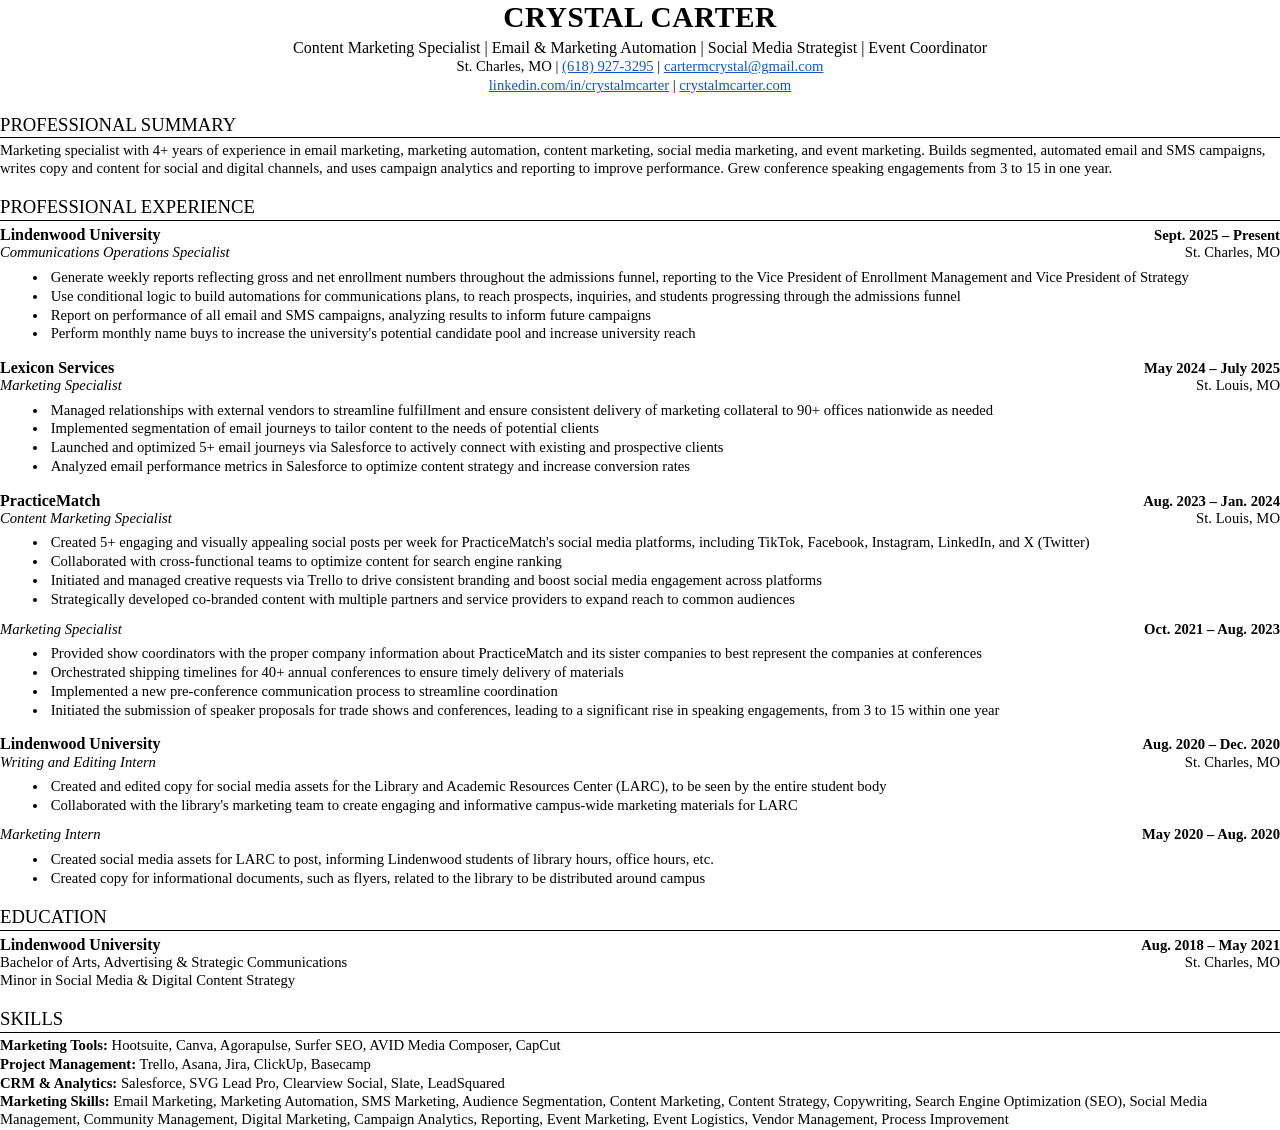
<file: resume-source/resume.html>
<!doctype html>
<html lang="en">
<head>
<meta charset="utf-8">
<title>Crystal Carter - Resume</title>
<meta name="robots" content="noindex">
<!--
  Source for ../Crystal-Carter-Resume.pdf. To rebuild the PDF from the repo root:
  "/Applications/Google Chrome.app/Contents/MacOS/Google Chrome" --headless=new --no-pdf-header-footer \
    --print-to-pdf=Crystal-Carter-Resume.pdf "file://$PWD/resume-source/resume.html"
-->
<style>
  @page { size: letter; margin: .45in .5in .5in; }
  * { box-sizing: border-box; }
  body { margin: 0; font-family: "Times New Roman", Times, serif; font-size: 11pt; line-height: 1.2; color: #000; }
  a { color: #1155cc; }
  header { text-align: center; margin-bottom: 14pt; }
  h1 { font-size: 22pt; margin: 0; letter-spacing: .02em; }
  .headline { font-size: 12pt; margin-top: 2pt; }
  .contact { margin-top: 1pt; }
  h2 { font-size: 14pt; font-weight: 400; text-transform: uppercase; margin: 14pt 0 3pt; padding-bottom: 1pt; border-bottom: 1px solid #000; }
  header + section h2 { margin-top: 0; }
  .job { break-inside: avoid; margin-bottom: 11pt; }
  .row { display: flex; justify-content: space-between; align-items: baseline; gap: 12pt; }
  .org { font-weight: 700; font-size: 12pt; }
  .date { font-weight: 700; white-space: nowrap; }
  .title { font-style: italic; }
  .sub { margin-top: 9pt; }
  ul { margin: 5pt 0 0; padding-left: 36pt; }
  li { margin: 0 0 1pt; padding-left: 2pt; break-inside: avoid; }
  .skills p, .summary { margin: 0 0 1pt; }
</style>
</head>
<body>
<header>
  <h1>CRYSTAL CARTER</h1>
  <div class="headline">Content Marketing Specialist | Email &amp; Marketing Automation | Social Media Strategist | Event Coordinator</div>
  <div class="contact">St. Charles, MO | <a href="tel:+16189273295">(618) 927-3295</a> | <a href="mailto:cartermcrystal@gmail.com">cartermcrystal@gmail.com</a></div>
  <div class="contact"><a href="https://www.linkedin.com/in/crystalmcarter">linkedin.com/in/crystalmcarter</a> | <a href="https://crystalmcarter.com">crystalmcarter.com</a></div>
</header>

<section>
  <h2>Professional Summary</h2>
  <p class="summary">Marketing specialist with 4+ years of experience in email marketing, marketing automation, content marketing, social media marketing, and event marketing. Builds segmented, automated email and SMS campaigns, writes copy and content for social and digital channels, and uses campaign analytics and reporting to improve performance. Grew conference speaking engagements from 3 to 15 in one year.</p>
</section>

<section>
  <h2>Professional Experience</h2>

  <div class="job">
    <div class="row"><span class="org">Lindenwood University</span><span class="date">Sept. 2025 – Present</span></div>
    <div class="row"><span class="title">Communications Operations Specialist</span><span>St. Charles, MO</span></div>
    <ul>
      <li>Generate weekly reports reflecting gross and net enrollment numbers throughout the admissions funnel, reporting to the Vice President of Enrollment Management and Vice President of Strategy</li>
      <li>Use conditional logic to build automations for communications plans, to reach prospects, inquiries, and students progressing through the admissions funnel</li>
      <li>Report on performance of all email and SMS campaigns, analyzing results to inform future campaigns</li>
      <li>Perform monthly name buys to increase the university's potential candidate pool and increase university reach</li>
    </ul>
  </div>

  <div class="job">
    <div class="row"><span class="org">Lexicon Services</span><span class="date">May 2024 – July 2025</span></div>
    <div class="row"><span class="title">Marketing Specialist</span><span>St. Louis, MO</span></div>
    <ul>
      <li>Managed relationships with external vendors to streamline fulfillment and ensure consistent delivery of marketing collateral to 90+ offices nationwide as needed</li>
      <li>Implemented segmentation of email journeys to tailor content to the needs of potential clients</li>
      <li>Launched and optimized 5+ email journeys via Salesforce to actively connect with existing and prospective clients</li>
      <li>Analyzed email performance metrics in Salesforce to optimize content strategy and increase conversion rates</li>
    </ul>
  </div>

  <div class="job">
    <div class="row"><span class="org">PracticeMatch</span><span class="date">Aug. 2023 – Jan. 2024</span></div>
    <div class="row"><span class="title">Content Marketing Specialist</span><span>St. Louis, MO</span></div>
    <ul>
      <li>Created 5+ engaging and visually appealing social posts per week for PracticeMatch's social media platforms, including TikTok, Facebook, Instagram, LinkedIn, and X (Twitter)</li>
      <li>Collaborated with cross-functional teams to optimize content for search engine ranking</li>
      <li>Initiated and managed creative requests via Trello to drive consistent branding and boost social media engagement across platforms</li>
      <li>Strategically developed co-branded content with multiple partners and service providers to expand reach to common audiences</li>
    </ul>
    <div class="row sub"><span class="title">Marketing Specialist</span><span class="date">Oct. 2021 – Aug. 2023</span></div>
    <ul>
      <li>Provided show coordinators with the proper company information about PracticeMatch and its sister companies to best represent the companies at conferences</li>
      <li>Orchestrated shipping timelines for 40+ annual conferences to ensure timely delivery of materials</li>
      <li>Implemented a new pre-conference communication process to streamline coordination</li>
      <li>Initiated the submission of speaker proposals for trade shows and conferences, leading to a significant rise in speaking engagements, from 3 to 15 within one year</li>
    </ul>
  </div>

  <div class="job">
    <div class="row"><span class="org">Lindenwood University</span><span class="date">Aug. 2020 – Dec. 2020</span></div>
    <div class="row"><span class="title">Writing and Editing Intern</span><span>St. Charles, MO</span></div>
    <ul>
      <li>Created and edited copy for social media assets for the Library and Academic Resources Center (LARC), to be seen by the entire student body</li>
      <li>Collaborated with the library's marketing team to create engaging and informative campus-wide marketing materials for LARC</li>
    </ul>
    <div class="row sub"><span class="title">Marketing Intern</span><span class="date">May 2020 – Aug. 2020</span></div>
    <ul>
      <li>Created social media assets for LARC to post, informing Lindenwood students of library hours, office hours, etc.</li>
      <li>Created copy for informational documents, such as flyers, related to the library to be distributed around campus</li>
    </ul>
  </div>
</section>

<section>
  <h2>Education</h2>
  <div class="job">
    <div class="row"><span class="org">Lindenwood University</span><span class="date">Aug. 2018 – May 2021</span></div>
    <div class="row"><span>Bachelor of Arts, Advertising &amp; Strategic Communications</span><span>St. Charles, MO</span></div>
    <div>Minor in Social Media &amp; Digital Content Strategy</div>
  </div>
</section>

<section class="skills">
  <h2>Skills</h2>
  <p><b>Marketing Tools:</b> Hootsuite, Canva, Agorapulse, Surfer SEO, AVID Media Composer, CapCut</p>
  <p><b>Project Management:</b> Trello, Asana, Jira, ClickUp, Basecamp</p>
  <p><b>CRM &amp; Analytics:</b> Salesforce, SVG Lead Pro, Clearview Social, Slate, LeadSquared</p>
  <p><b>Marketing Skills:</b> Email Marketing, Marketing Automation, SMS Marketing, Audience Segmentation, Content Marketing, Content Strategy, Copywriting, Search Engine Optimization (SEO), Social Media Management, Community Management, Digital Marketing, Campaign Analytics, Reporting, Event Marketing, Event Logistics, Vendor Management, Process Improvement</p>
</section>
</body>
</html>
</file>
<file: styles.css>
/* Self-hosted fonts (latin subset) */
@font-face { font-family: "Instrument Serif"; font-style: normal; font-weight: 400; font-display: swap; src: url("fonts/instrument-serif-latin.woff2") format("woff2"); unicode-range: U+0000-00FF, U+0131, U+0152-0153, U+02BB-02BC, U+02C6, U+02DA, U+02DC, U+0304, U+0308, U+0329, U+2000-206F, U+20AC, U+2122, U+2191, U+2193, U+2212, U+2215, U+FEFF, U+FFFD; }
@font-face { font-family: "Instrument Serif"; font-style: italic; font-weight: 400; font-display: swap; src: url("fonts/instrument-serif-italic-latin.woff2") format("woff2"); unicode-range: U+0000-00FF, U+0131, U+0152-0153, U+02BB-02BC, U+02C6, U+02DA, U+02DC, U+0304, U+0308, U+0329, U+2000-206F, U+20AC, U+2122, U+2191, U+2193, U+2212, U+2215, U+FEFF, U+FFFD; }
@font-face { font-family: "DM Sans"; font-style: normal; font-weight: 400 700; font-display: swap; src: url("fonts/dm-sans-latin.woff2") format("woff2"); unicode-range: U+0000-00FF, U+0131, U+0152-0153, U+02BB-02BC, U+02C6, U+02DA, U+02DC, U+0304, U+0308, U+0329, U+2000-206F, U+20AC, U+2122, U+2191, U+2193, U+2212, U+2215, U+FEFF, U+FFFD; }
:root {
  --bg: #f4efe6;
  --paper: #fbf8f2;
  --ink: #1a1714;
  --muted: #6b635a;
  --line: #d9d0c2;
  --accent: #2e5b3c;
  --accent-soft: #dce8de;
  --on-accent: #ffffff;
  --dark: #1a1714;
  --dark-ink: #f4efe6;
  --max: 1160px;
}
@media (prefers-color-scheme: dark) {
  :root:not([data-theme="light"]) {
    --bg: #16130f;
    --paper: #1e1a16;
    --ink: #f1ebe1;
    --muted: #a69c90;
    --line: #3a332b;
    --accent: #8dc09c;
    --accent-soft: #1c2b21;
    --on-accent: #16130f;
    --dark: #0e0c0a;
    --dark-ink: #f1ebe1;
  }
}
* { box-sizing: border-box; }
html { scroll-behavior: smooth; }
body {
  margin: 0; background: var(--bg); color: var(--ink);
  font: 17px/1.65 "DM Sans", system-ui, -apple-system, Segoe UI, sans-serif;
  -webkit-font-smoothing: antialiased;
}
h1, h2, h3 { font-family: "Instrument Serif", Georgia, serif; font-weight: 400; line-height: 1.02; margin: 0; letter-spacing: -.01em; }
em { font-style: italic; color: var(--accent); }
a { color: inherit; }
.wrap { max-width: var(--max); margin: 0 auto; padding: 0 24px; }
section { padding: 104px 0; }
.label {
  display: flex; align-items: center; gap: 12px;
  font-size: 12px; font-weight: 700; letter-spacing: .18em; text-transform: uppercase; color: var(--muted);
  margin-bottom: 28px;
}
.label::before { content: ""; width: 28px; height: 1.5px; background: var(--accent); }
h2 { font-size: clamp(44px, 6vw, 72px); margin-bottom: 24px; }

/* Nav */
nav { border-bottom: 1px solid var(--line); }
nav .wrap { display: flex; align-items: center; justify-content: space-between; height: 72px; }
.logo { font-family: "Instrument Serif", Georgia, serif; font-size: 26px; text-decoration: none; }
.logo span { color: var(--accent); }
.links { display: flex; gap: 32px; }
.links a { text-decoration: none; font-size: 14px; font-weight: 500; position: relative; }
.links a::after { content: ""; position: absolute; left: 0; right: 100%; bottom: -4px; height: 1.5px; background: var(--accent); transition: right .25s ease; }
.links a:hover::after { right: 0; }
@media (max-width: 760px) { .links { display: none; } }

/* Hero */
.hero { padding: 72px 0 88px; border-bottom: 1px solid var(--line); }
.hero-top { display: flex; justify-content: space-between; flex-wrap: wrap; gap: 12px; font-size: 14px; color: var(--muted); margin-bottom: 40px; }
.status { display: inline-flex; align-items: center; gap: 8px; color: var(--ink); font-weight: 500; }
.status::before { content: ""; width: 9px; height: 9px; border-radius: 50%; background: var(--accent); box-shadow: 0 0 0 4px var(--accent-soft); }
.hero h1 { font-size: clamp(64px, 13vw, 176px); line-height: 1; letter-spacing: -.03em; }
.hero-bottom { display: grid; grid-template-columns: 1.3fr 1fr; gap: 48px; margin-top: 48px; align-items: end; }
.hero-bottom p { font-size: clamp(19px, 2.1vw, 24px); line-height: 1.5; margin: 0; max-width: 600px; }
.ctas { display: flex; flex-wrap: wrap; gap: 12px; justify-content: flex-end; }
@media (max-width: 820px) { .hero-bottom { grid-template-columns: 1fr; } .ctas { justify-content: flex-start; } }

.btn {
  display: inline-flex; align-items: center; gap: 10px; padding: 15px 26px; border-radius: 999px;
  font-weight: 500; font-size: 15px; text-decoration: none; transition: background .2s, color .2s, transform .2s;
}
.btn:hover { transform: translateY(-2px); }
.btn-solid { background: var(--ink); color: var(--bg); }
.btn-solid:hover { background: var(--accent); color: var(--on-accent); }
.btn-line { border: 1.5px solid var(--ink); }
.btn-line:hover { background: var(--ink); color: var(--bg); }

/* Marquee */
.marquee { overflow: hidden; border-bottom: 1px solid var(--line); background: var(--accent); color: var(--on-accent); }
.marquee-track { display: flex; width: max-content; animation: scroll 38s linear infinite; }
.marquee span { font-family: "Instrument Serif", Georgia, serif; font-style: italic; font-size: 30px; padding: 14px 0; white-space: nowrap; }
.marquee span::after { content: "✦"; font-style: normal; font-size: 18px; margin: 0 28px; vertical-align: middle; }
@keyframes scroll { to { transform: translateX(-50%); } }

/* Intro / services */
.intro { display: grid; grid-template-columns: 1fr 1fr; gap: 64px; }
.intro p.big { font-family: "Instrument Serif", Georgia, serif; font-size: clamp(28px, 3.2vw, 40px); line-height: 1.2; margin: 0; }
.services { list-style: none; margin: 0; padding: 0; }
.services li { padding: 24px 0; border-top: 1px solid var(--line); display: grid; grid-template-columns: 48px 1fr; }
.services li:last-child { border-bottom: 1px solid var(--line); }
.services .n { font-size: 13px; font-weight: 700; color: var(--accent); padding-top: 6px; }
.services h3 { font-size: 30px; margin-bottom: 6px; }
.services p { margin: 0; color: var(--muted); font-size: 16px; }
@media (max-width: 860px) { .intro { grid-template-columns: 1fr; gap: 40px; } }

/* Work */
.work { background: var(--paper); border-top: 1px solid var(--line); border-bottom: 1px solid var(--line); }
.case { display: grid; grid-template-columns: 120px 1fr 1.1fr; gap: 40px; padding: 48px 0; border-top: 1px solid var(--line); }
.case .num { font-family: "Instrument Serif", Georgia, serif; font-size: 72px; line-height: .9; color: var(--accent); }
.case h3 { font-size: clamp(32px, 3.4vw, 44px); }
.case .meta { font-size: 13px; font-weight: 700; letter-spacing: .1em; text-transform: uppercase; color: var(--muted); margin-top: 16px; }
.case ul { margin: 0; padding: 0; list-style: none; }
.case li { padding: 0 0 14px 24px; position: relative; }
.case li::before { content: "→"; position: absolute; left: 0; color: var(--accent); }
.case strong { font-weight: 700; }
.tags { margin-top: 18px; display: flex; flex-wrap: wrap; gap: 8px; }
.tag { font-size: 13px; padding: 4px 12px; border: 1px solid var(--line); border-radius: 999px; color: var(--muted); }
@media (max-width: 900px) { .case { grid-template-columns: 1fr; gap: 16px; } .case .num { font-size: 52px; } }

/* Samples teaser (home page) */
.teaser-head { display: flex; justify-content: space-between; align-items: end; flex-wrap: wrap; gap: 20px; margin-bottom: 40px; }
.teaser-head h2 { margin: 0; }
.teasers { display: grid; grid-template-columns: repeat(4, 1fr); gap: 20px; }
@media (max-width: 1100px) { .teasers { grid-template-columns: repeat(2, 1fr); } }
@media (max-width: 860px) { .teasers { grid-template-columns: 1fr; } }
.teaser {
  display: flex; flex-direction: column; text-decoration: none; background: var(--paper);
  border: 1px solid var(--line); border-radius: 20px; overflow: hidden; transition: transform .3s ease, border-color .3s ease;
}
.teaser:hover { transform: translateY(-4px); border-color: var(--accent); }
/* Fanned stack of thumbnails rising from the bottom edge; everything scales with the card width */
.thumbs { position: relative; aspect-ratio: 16 / 9; overflow: hidden; background: var(--accent-soft); }
.thumbs img {
  position: absolute; bottom: -12%; left: 50%; width: 40%; aspect-ratio: 4 / 5; height: auto;
  object-fit: cover; object-position: top; border-radius: 10px; background: #fff;
  box-shadow: 0 14px 30px -12px rgba(26, 23, 20, .55); transform-origin: bottom center; transition: transform .35s ease;
}
.thumbs img:nth-child(1) { transform: translateX(-108%) rotate(-7deg); }
.thumbs img:nth-child(2) { transform: translateX(-50%) translateY(-6%); z-index: 2; }
.thumbs img:nth-child(3) { transform: translateX(8%) rotate(7deg); }
.teaser:hover .thumbs img:nth-child(1) { transform: translateX(-114%) rotate(-10deg) translateY(-3%); }
.teaser:hover .thumbs img:nth-child(2) { transform: translateX(-50%) translateY(-11%); }
.teaser:hover .thumbs img:nth-child(3) { transform: translateX(14%) rotate(10deg) translateY(-3%); }
/* Landscape variant for slide decks */
.thumbs.wide img { width: 62%; aspect-ratio: 16 / 10; bottom: -6%; }
.thumbs.wide img:nth-child(1) { transform: translateX(-88%) translateY(-34%) rotate(-6deg); }
.thumbs.wide img:nth-child(2) { transform: translateX(-50%) translateY(-4%); z-index: 2; }
.thumbs.wide img:nth-child(3) { transform: translateX(-12%) translateY(-34%) rotate(6deg); }
.teaser:hover .thumbs.wide img:nth-child(1) { transform: translateX(-94%) translateY(-40%) rotate(-8deg); }
.teaser:hover .thumbs.wide img:nth-child(2) { transform: translateX(-50%) translateY(-10%); }
.teaser:hover .thumbs.wide img:nth-child(3) { transform: translateX(-6%) translateY(-40%) rotate(8deg); }
.quote {
  aspect-ratio: 16 / 9; display: flex; align-items: center; padding: 28px; background: var(--dark); color: var(--dark-ink);
  font-family: "Instrument Serif", Georgia, serif; font-style: italic; font-size: clamp(20px, 1.75vw, 25px); line-height: 1.15; overflow: hidden;
}
.teaser-text { padding: 24px 28px 28px; }
.teaser-text small { display: block; font-size: 12px; font-weight: 700; letter-spacing: .12em; text-transform: uppercase; color: var(--accent); }
.teaser-text strong { display: block; font-family: "Instrument Serif", Georgia, serif; font-weight: 400; font-size: 36px; line-height: 1.1; margin: 6px 0 6px; }
.teaser-text span { color: var(--muted); font-size: 16px; }

/* Samples page */
.links a[aria-current="page"]::after { right: 0; }
.page-hero { padding: 64px 0 72px; border-bottom: 1px solid var(--line); }
.page-hero .back { display: inline-block; font-size: 14px; color: var(--muted); text-decoration: none; margin-bottom: 32px; }
.page-hero .back:hover { color: var(--accent); }
.page-hero h1 { font-size: clamp(60px, 11vw, 140px); line-height: 1; letter-spacing: -.03em; }
.page-hero p { font-size: clamp(18px, 2vw, 22px); max-width: 640px; margin: 28px 0 32px; }
.jump { display: flex; flex-wrap: wrap; gap: 12px; }
.jump a {
  display: inline-flex; align-items: center; gap: 10px; padding: 10px 18px; border: 1.5px solid var(--ink);
  border-radius: 999px; text-decoration: none; font-weight: 500; font-size: 15px; transition: background .2s, color .2s;
}
.jump a span { font-size: 12px; font-weight: 700; background: var(--accent); color: var(--on-accent); border-radius: 999px; padding: 1px 8px; }
.jump a:hover { background: var(--ink); color: var(--bg); }

/* Social */
.section-lede { color: var(--muted); max-width: 600px; margin: 0 0 48px; }
.social-grid { columns: 3 300px; column-gap: 24px; }
.post { break-inside: avoid; margin: 0 0 28px; }
.post button {
  display: block; width: 100%; padding: 0; border: 1px solid var(--line); border-radius: 14px;
  background: #fff; overflow: hidden; cursor: zoom-in;
  box-shadow: 0 1px 2px rgba(26, 23, 20, .04), 0 12px 32px -18px rgba(26, 23, 20, .35);
  transition: transform .3s ease, box-shadow .3s ease;
}
.post button:hover { transform: translateY(-4px) rotate(-.4deg); box-shadow: 0 2px 4px rgba(26, 23, 20, .06), 0 22px 44px -18px rgba(26, 23, 20, .45); }
.post button:focus-visible { outline: 2px solid var(--accent); outline-offset: 4px; }
.post img { display: block; width: 100%; height: auto; }
.post figcaption { margin-top: 12px; font-family: "Instrument Serif", Georgia, serif; font-size: 22px; line-height: 1.2; }
.post figcaption span {
  display: block; font-family: "DM Sans", sans-serif; font-size: 12px; font-weight: 700;
  letter-spacing: .12em; text-transform: uppercase; color: var(--accent); margin-bottom: 4px;
}

/* Design */
.design-grid { columns: 3 280px; column-gap: 24px; }
.series-grid {
  display: grid; grid-template-columns: 1fr 1fr; gap: 8px; padding: 8px;
  background: var(--bg); border: 1px solid var(--line); border-radius: 14px;
}
.series-grid button { border-radius: 8px; box-shadow: none; }
.series-grid button:hover { transform: scale(1.03); }

/* Campaigns */
.campaign { display: grid; grid-template-columns: 1.15fr 1fr; gap: 56px; align-items: start; padding: 48px 0; border-top: 1px solid var(--line); }
.campaign:first-of-type { border-top: 0; padding-top: 0; }
@media (max-width: 900px) { .campaign { grid-template-columns: 1fr; gap: 28px; } }
.campaign-visual button {
  display: block; width: 100%; padding: 0; border: 1px solid var(--line); border-radius: 12px; overflow: hidden;
  background: #fff; cursor: zoom-in; transition: transform .3s ease, box-shadow .3s ease;
}
.campaign-visual button:hover { transform: translateY(-3px); box-shadow: 0 18px 36px -20px rgba(26, 23, 20, .45); }
.campaign-visual button:focus-visible { outline: 2px solid var(--accent); outline-offset: 3px; }
.campaign-visual img { display: block; width: 100%; height: auto; }
.campaign-cover { box-shadow: 0 16px 40px -24px rgba(26, 23, 20, .5); }
.campaign-thumbs { display: grid; grid-template-columns: repeat(3, 1fr); gap: 12px; margin-top: 12px; }
.campaign-thumbs button { border-radius: 8px; }
.campaign-text .meta { font-size: 12px; font-weight: 700; letter-spacing: .12em; text-transform: uppercase; color: var(--accent); }
.campaign-text h3 { font-size: clamp(34px, 3.6vw, 48px); margin-top: 10px; }
.campaign-sub { color: var(--muted); font-size: 17px; margin: 8px 0 24px; }
.campaign dl { margin: 0 0 28px; }
.campaign dt { font-size: 12px; font-weight: 700; letter-spacing: .12em; text-transform: uppercase; color: var(--muted); margin-top: 18px; }
.campaign dd { margin: 4px 0 0; font-size: 16px; }
.deck-open { background: transparent; color: var(--ink); cursor: pointer; font-family: inherit; }

.lightbox.is-deck { max-width: min(94vw, 1100px); }
.lightbox-nav { display: flex; justify-content: center; align-items: center; gap: 18px; margin-top: 14px; }
.lightbox-nav[hidden] { display: none; }
.lightbox-nav button {
  width: 44px; height: 44px; border-radius: 50%; border: 0; background: var(--accent); color: var(--on-accent);
  font-size: 20px; cursor: pointer; transition: transform .2s ease;
}
.lightbox-nav button:hover { transform: scale(1.08); }
.lightbox-count { color: #f4efe6; font-size: 14px; font-weight: 500; min-width: 56px; text-align: center; }
.lightbox.is-deck img { max-height: 80vh; }

.lightbox {
  border: 0; padding: 0; background: transparent; max-width: min(92vw, 720px); max-height: 92vh; overflow: visible;
}
.lightbox::backdrop { background: rgba(14, 12, 10, .82); backdrop-filter: blur(4px); }
.lightbox img { display: block; max-width: 100%; max-height: 88vh; width: auto; height: auto; border-radius: 12px; margin: 0 auto; }
.lightbox-close {
  position: absolute; top: -18px; right: -18px; width: 40px; height: 40px; border-radius: 50%; border: 0;
  background: var(--accent); color: var(--on-accent); font-size: 24px; line-height: 1; cursor: pointer;
}
@media (max-width: 600px) { .lightbox-close { top: -48px; right: 0; } }

/* Writing */
.articles { border-top: 1px solid var(--ink); }
.article {
  display: grid; grid-template-columns: 160px 1fr 40px; gap: 24px; align-items: center;
  padding: 28px 0; border-bottom: 1px solid var(--line); text-decoration: none; transition: padding .25s ease, color .25s;
}
.article small { font-size: 13px; font-weight: 700; letter-spacing: .1em; text-transform: uppercase; color: var(--muted); }
.article strong { font-family: "Instrument Serif", Georgia, serif; font-weight: 400; font-size: clamp(26px, 3vw, 36px); line-height: 1.1; }
.article .arrow { font-size: 24px; justify-self: end; transition: transform .25s ease; }
.article:hover { color: var(--accent); padding-left: 12px; }
.article:hover .arrow { transform: translate(4px, -4px); }
@media (max-width: 700px) { .article { grid-template-columns: 1fr 32px; } .article small { grid-column: 1 / -1; } }

/* Experience */
.exp-grid { display: grid; grid-template-columns: 1fr 1fr; gap: 80px; }
@media (max-width: 900px) { .exp-grid { grid-template-columns: 1fr; gap: 64px; } }
.role { display: grid; grid-template-columns: 110px 1fr; gap: 20px; padding: 22px 0; border-top: 1px solid var(--line); }
.role .when { font-size: 14px; color: var(--muted); padding-top: 4px; }
.role h3 { font-size: 26px; }
.role .co { font-size: 15px; font-weight: 500; color: var(--accent); margin-top: 2px; }
.role p { margin: 6px 0 0; color: var(--muted); font-size: 15px; }
.skills h3 { font-family: "DM Sans", sans-serif; font-size: 12px; font-weight: 700; letter-spacing: .18em; text-transform: uppercase; color: var(--muted); margin: 0 0 14px; }
.skills + .skills { margin-top: 36px; }
.skill-list { font-family: "Instrument Serif", Georgia, serif; font-size: clamp(26px, 2.8vw, 34px); line-height: 1.35; }
.skill-list span:not(:last-child)::after { content: " / "; color: var(--accent); }

/* About */
.about { display: grid; grid-template-columns: 1fr 1.2fr; gap: 64px; align-items: end; }
.about p { margin: 0 0 18px; font-size: 18px; }
.about .where { color: var(--muted); font-size: 15px; }
.portrait { position: relative; width: min(100%, 320px); margin: 40px 0 0 0; }
.portrait::before {
  content: ""; position: absolute; inset: 0; transform: translate(18px, 18px) rotate(3deg);
  border: 2px solid var(--accent); border-radius: 24px;
}
.portrait img {
  position: relative; display: block; width: 100%; aspect-ratio: 1 / 1; height: auto;
  object-fit: cover; border-radius: 24px; transform: rotate(-2deg);
  box-shadow: 0 18px 40px -20px rgba(26, 23, 20, .45);
}
@media (max-width: 860px) {
  .about { grid-template-columns: 1fr; gap: 24px; align-items: start; }
  .portrait { width: min(80%, 300px); margin: 32px 0 16px; }
}

/* Contact */
.contact { background: var(--dark); color: var(--dark-ink); padding: 120px 0 40px; }
.contact .label { color: #a69c90; }
.contact h2 { font-size: clamp(56px, 10vw, 140px); line-height: .92; margin-bottom: 40px; }
.contact p { max-width: 560px; font-size: 19px; color: #cfc6b9; margin: 0 0 40px; }
.contact .mail {
  display: inline-block; font-family: "Instrument Serif", Georgia, serif; font-size: clamp(28px, 5vw, 56px);
  text-decoration: none; border-bottom: 2px solid #8dc09c; padding-bottom: 4px; transition: color .2s; word-break: break-all;
}
/* Light sage keeps the accent readable on the dark contact block in light mode */
.contact em { color: #8dc09c; }
.contact .label::before { background: #8dc09c; }
.contact .mail:hover { color: #8dc09c; }
.contact-foot {
  display: flex; justify-content: space-between; flex-wrap: wrap; gap: 16px; margin-top: 104px; padding-top: 28px;
  border-top: 1px solid #3a332b; font-size: 14px; color: #a69c90;
}
.contact-foot a { text-decoration: none; color: var(--dark-ink); }
.contact-foot a:hover { color: #8dc09c; }

.reveal { opacity: 0; transform: translateY(18px); transition: opacity .7s ease, transform .7s ease; }
.reveal.in { opacity: 1; transform: none; }
@media (prefers-reduced-motion: reduce) {
  .reveal { opacity: 1; transform: none; transition: none; }
  .marquee-track { animation: none; }
  html { scroll-behavior: auto; }
}
.section-first { padding-top: 64px; }

/* Skip link: hidden until focused with the keyboard */
.skip-link {
  position: absolute; left: 16px; top: -60px; z-index: 100; padding: 10px 16px; border-radius: 8px;
  background: var(--ink); color: var(--bg); text-decoration: none; font-weight: 500; transition: top .2s ease;
}
.skip-link:focus { top: 12px; }

/* 404 page */
.not-found { min-height: calc(100vh - 73px); display: flex; align-items: center; border-bottom: 0; }
/* Resume links */
.links a.nav-cta { padding: 6px 14px; margin: -6px 0; border: 1.5px solid var(--ink); border-radius: 999px; }
.links a.nav-cta::after { display: none; }
.links a.nav-cta:hover { background: var(--ink); color: var(--bg); }
.contact-actions { margin-top: 36px; }
.btn-resume { background: #8dc09c; color: #16130f; }
.btn-resume:hover { background: #f4efe6; }
.foot-links { display: flex; gap: 24px; }
@media (max-width: 760px) { .links { display: flex; gap: 0; } .links a:not(.nav-cta) { display: none; } }
</file>
